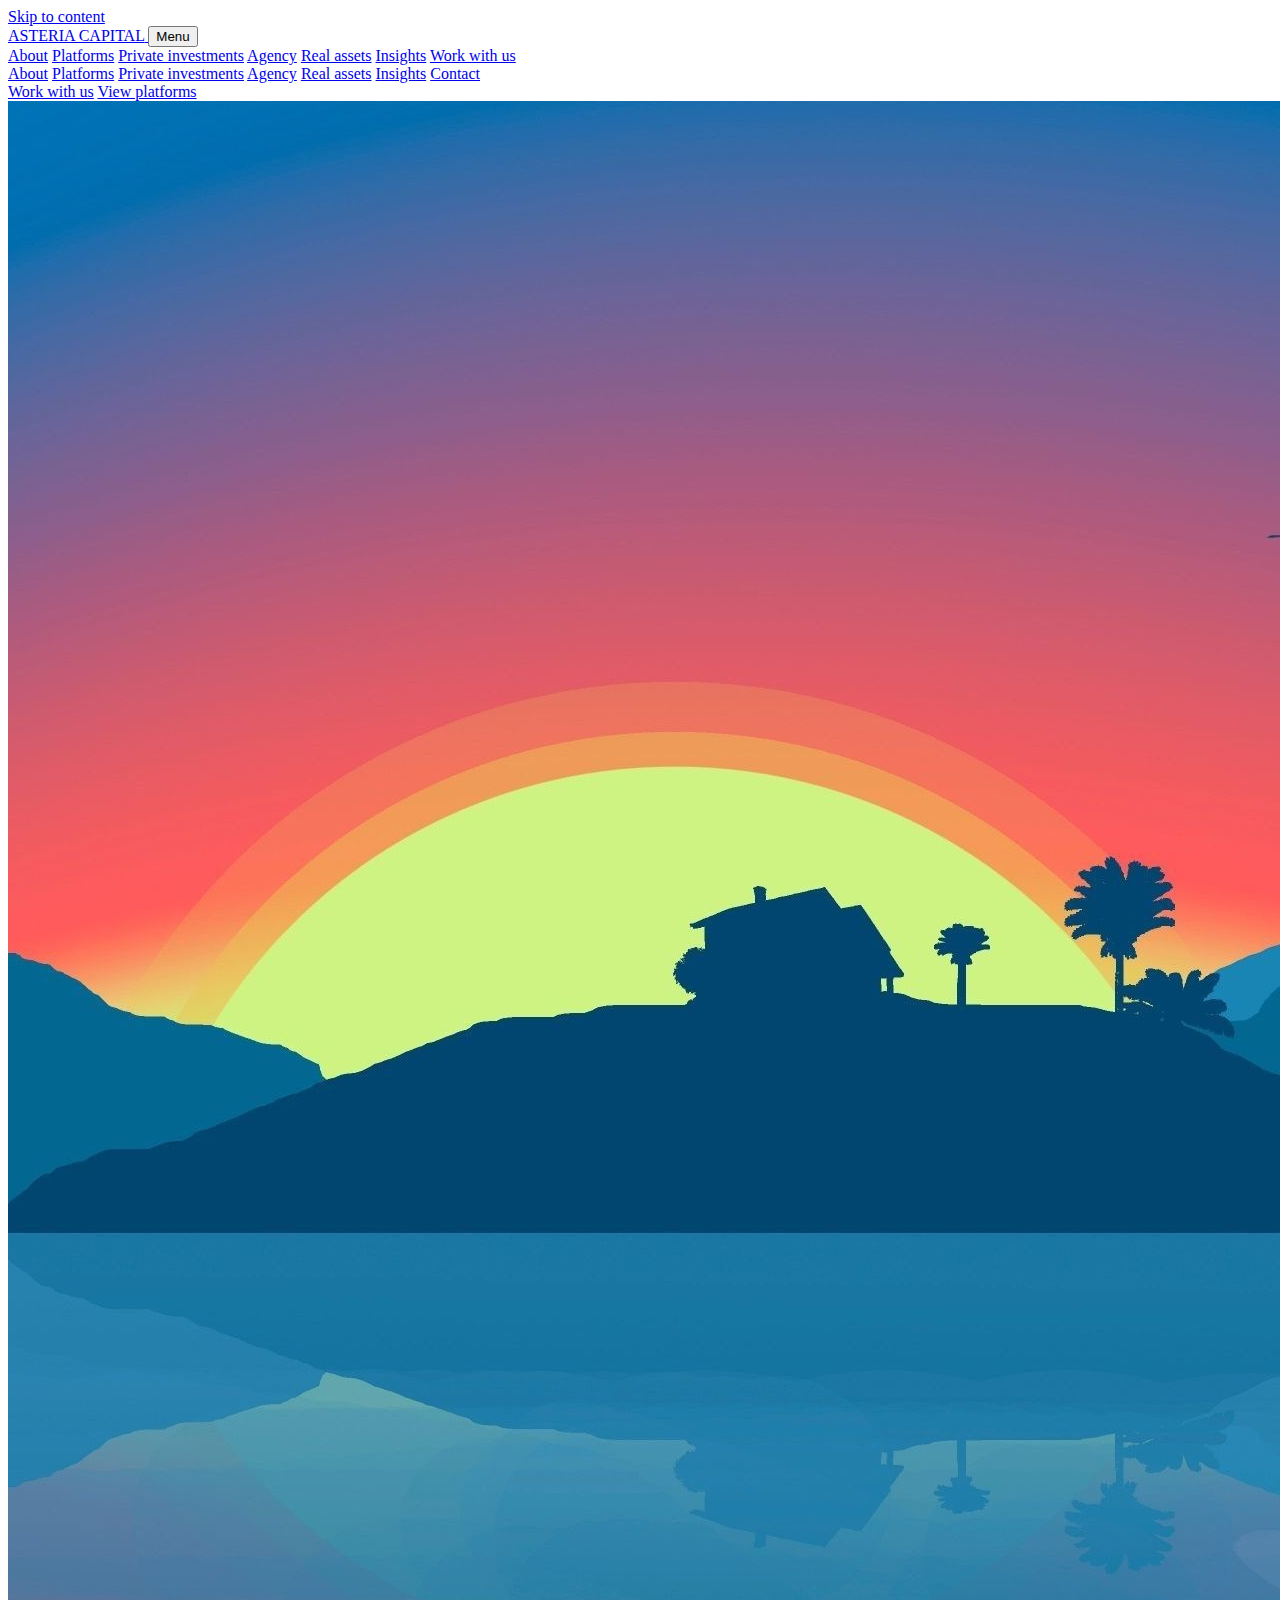
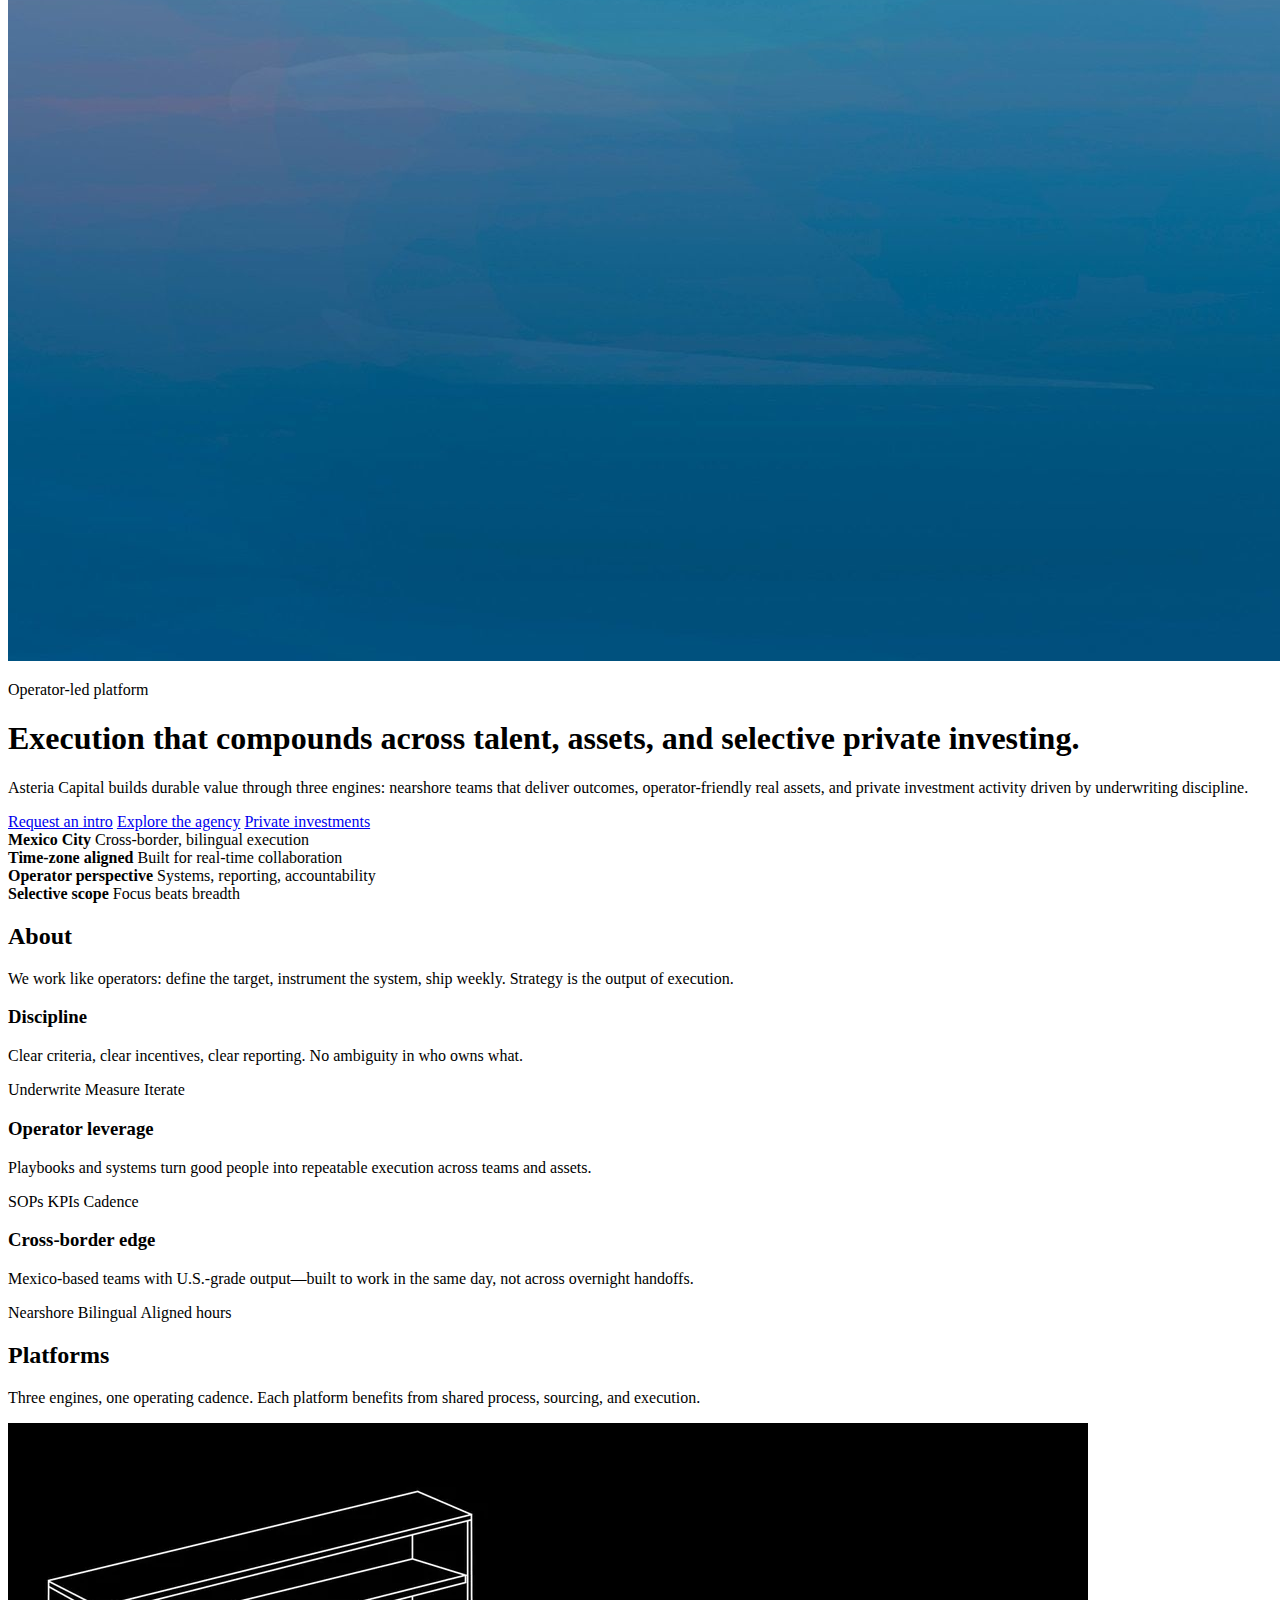
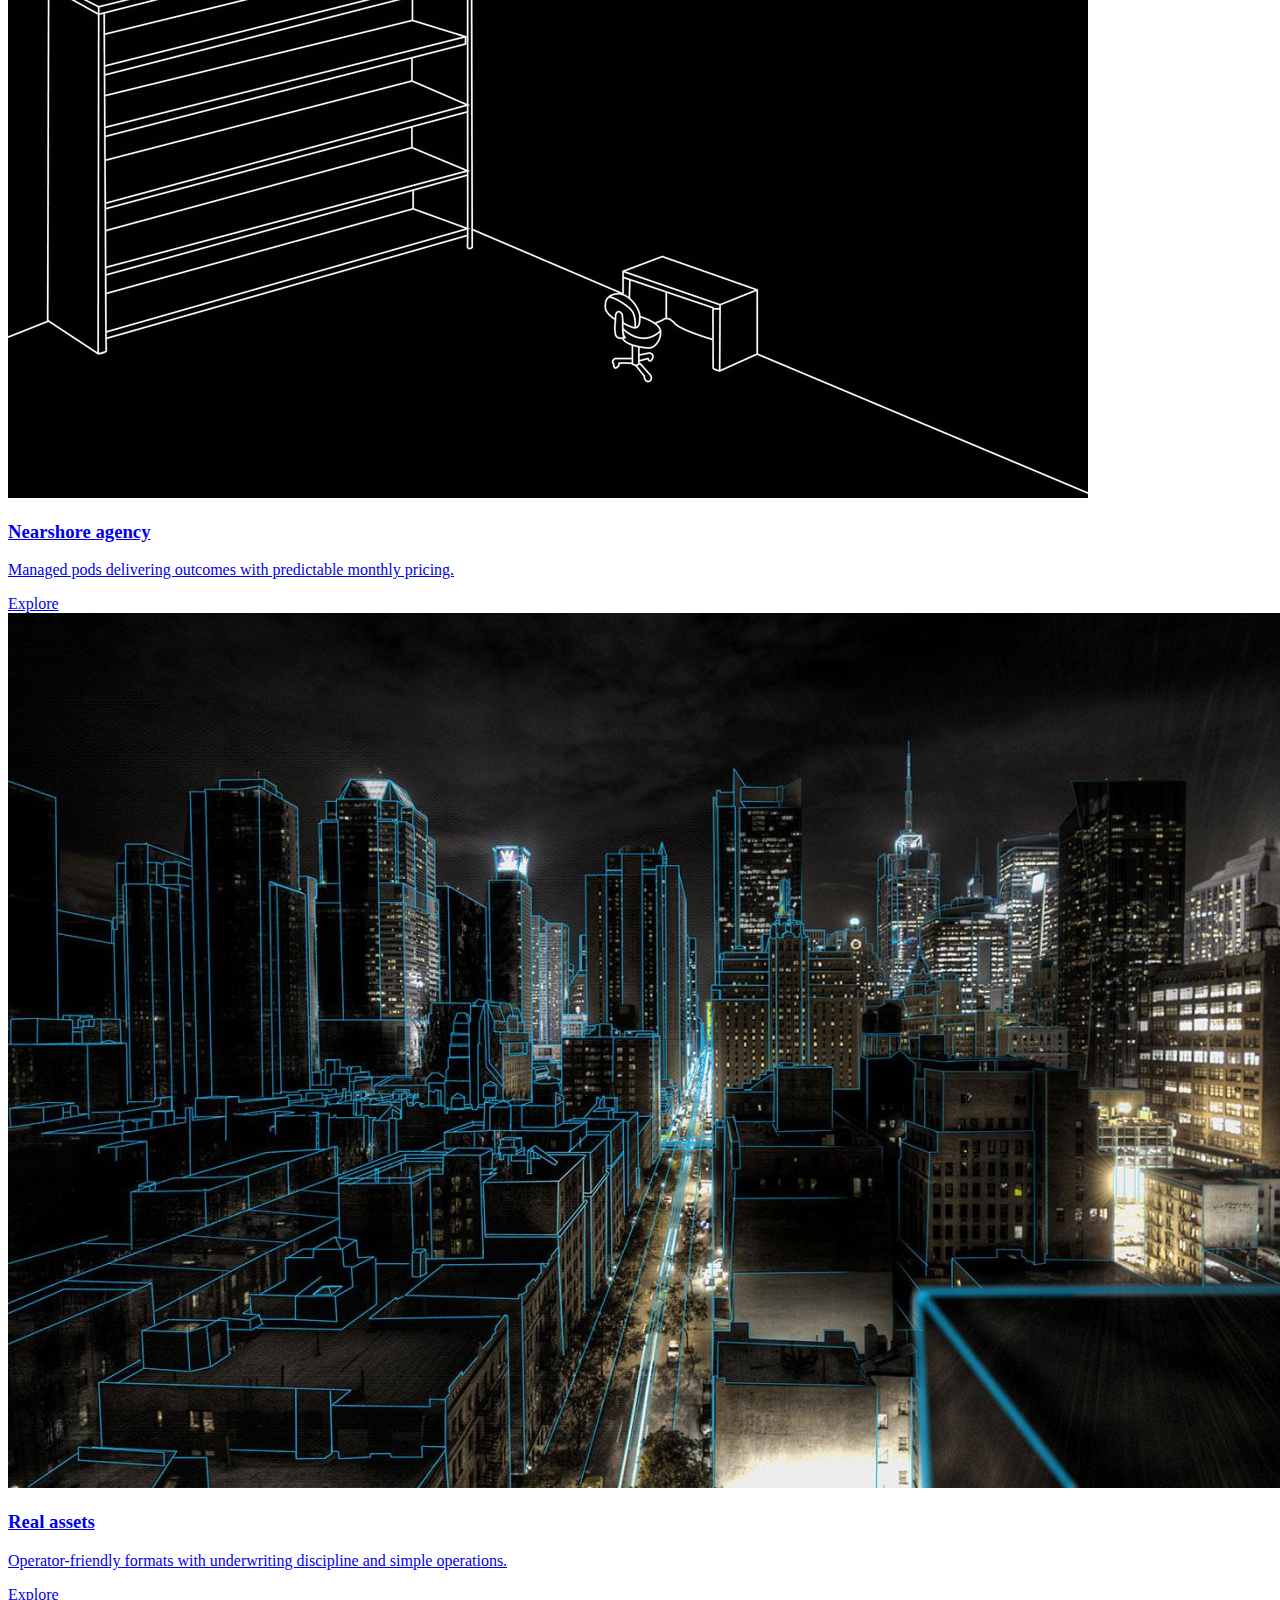
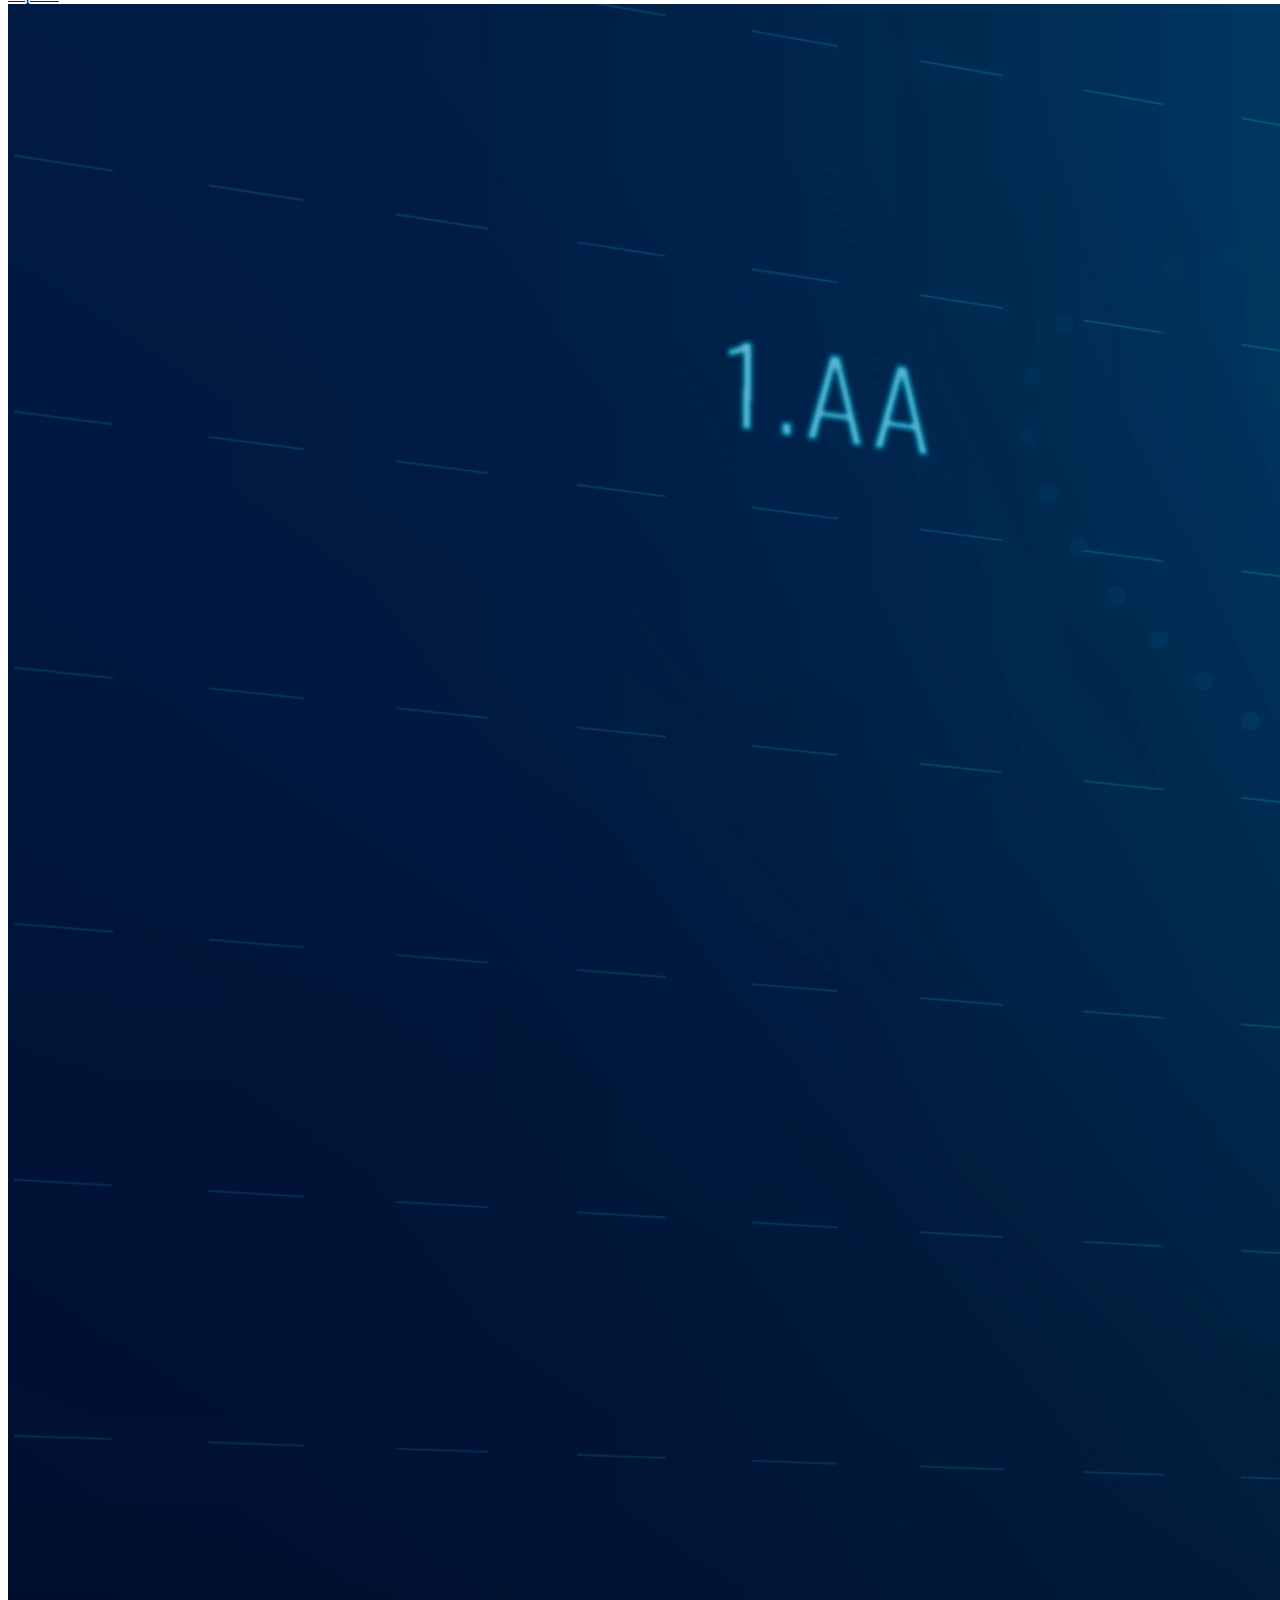
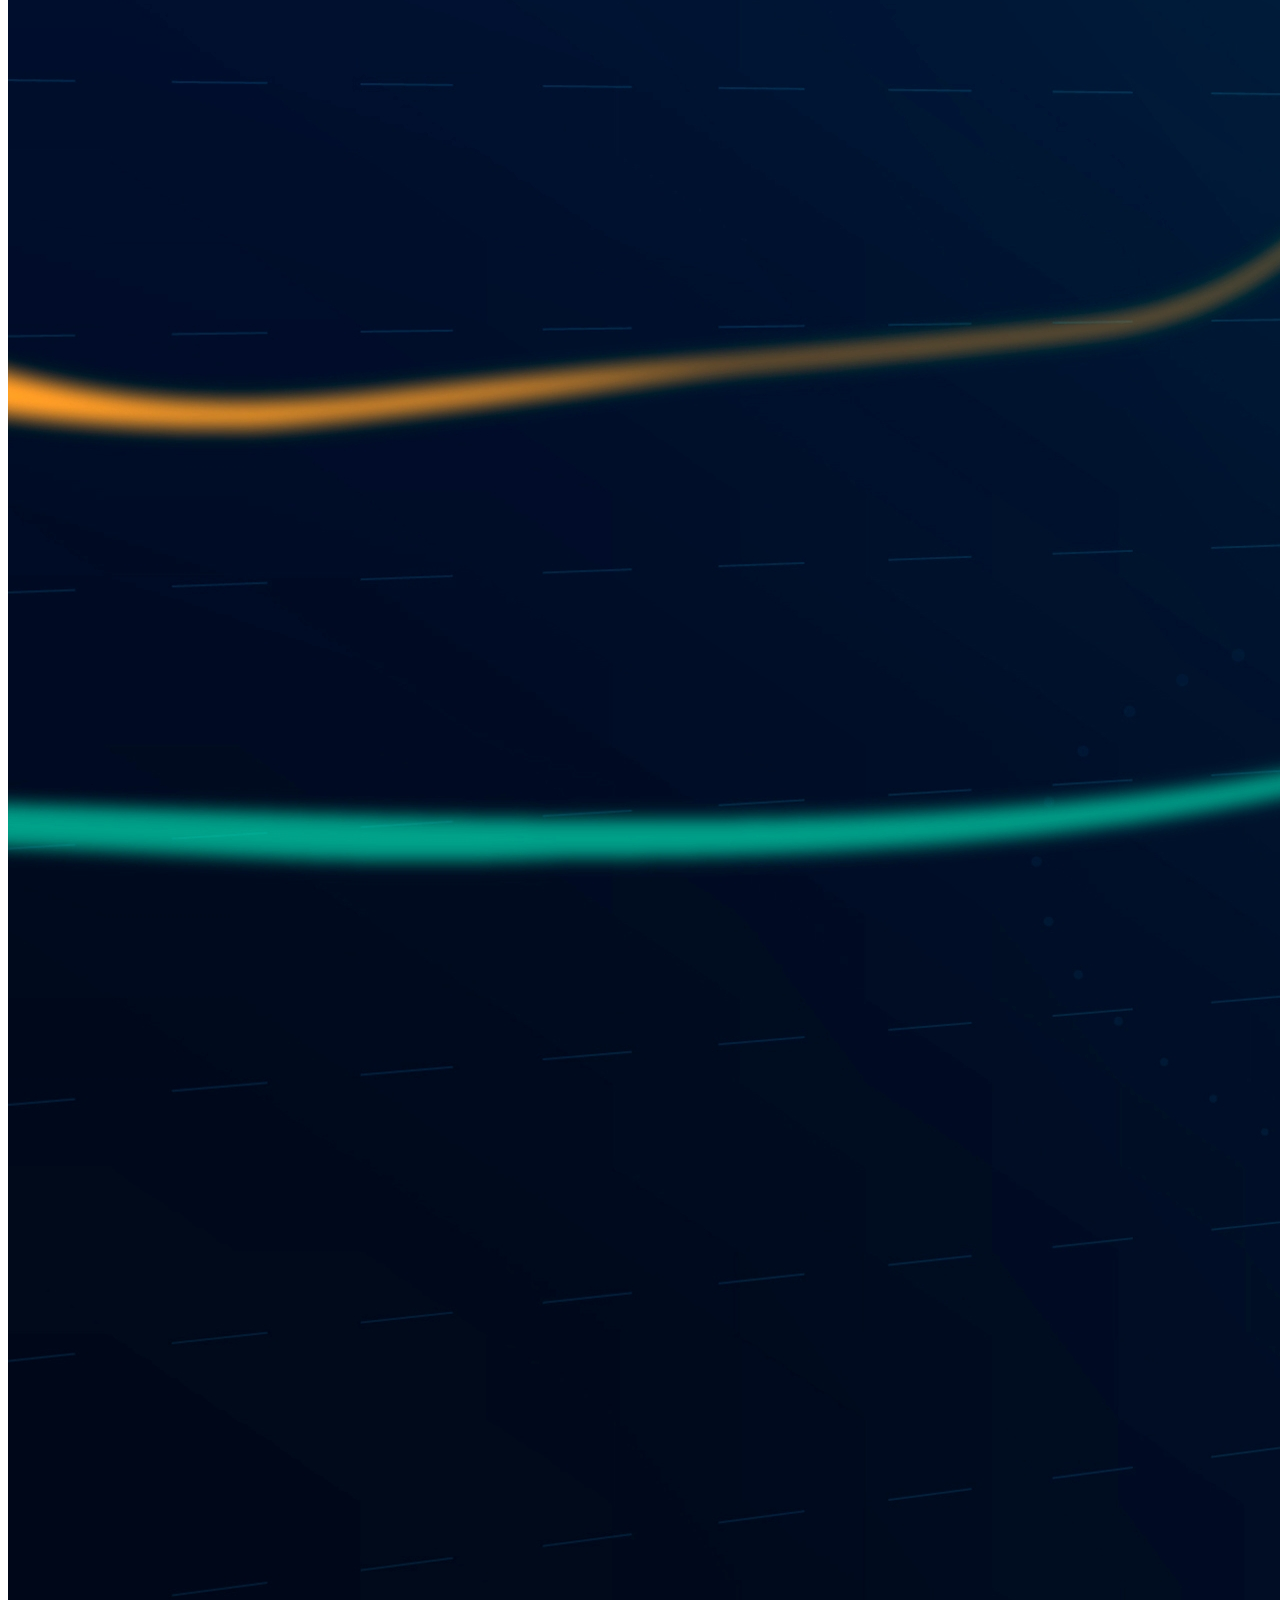
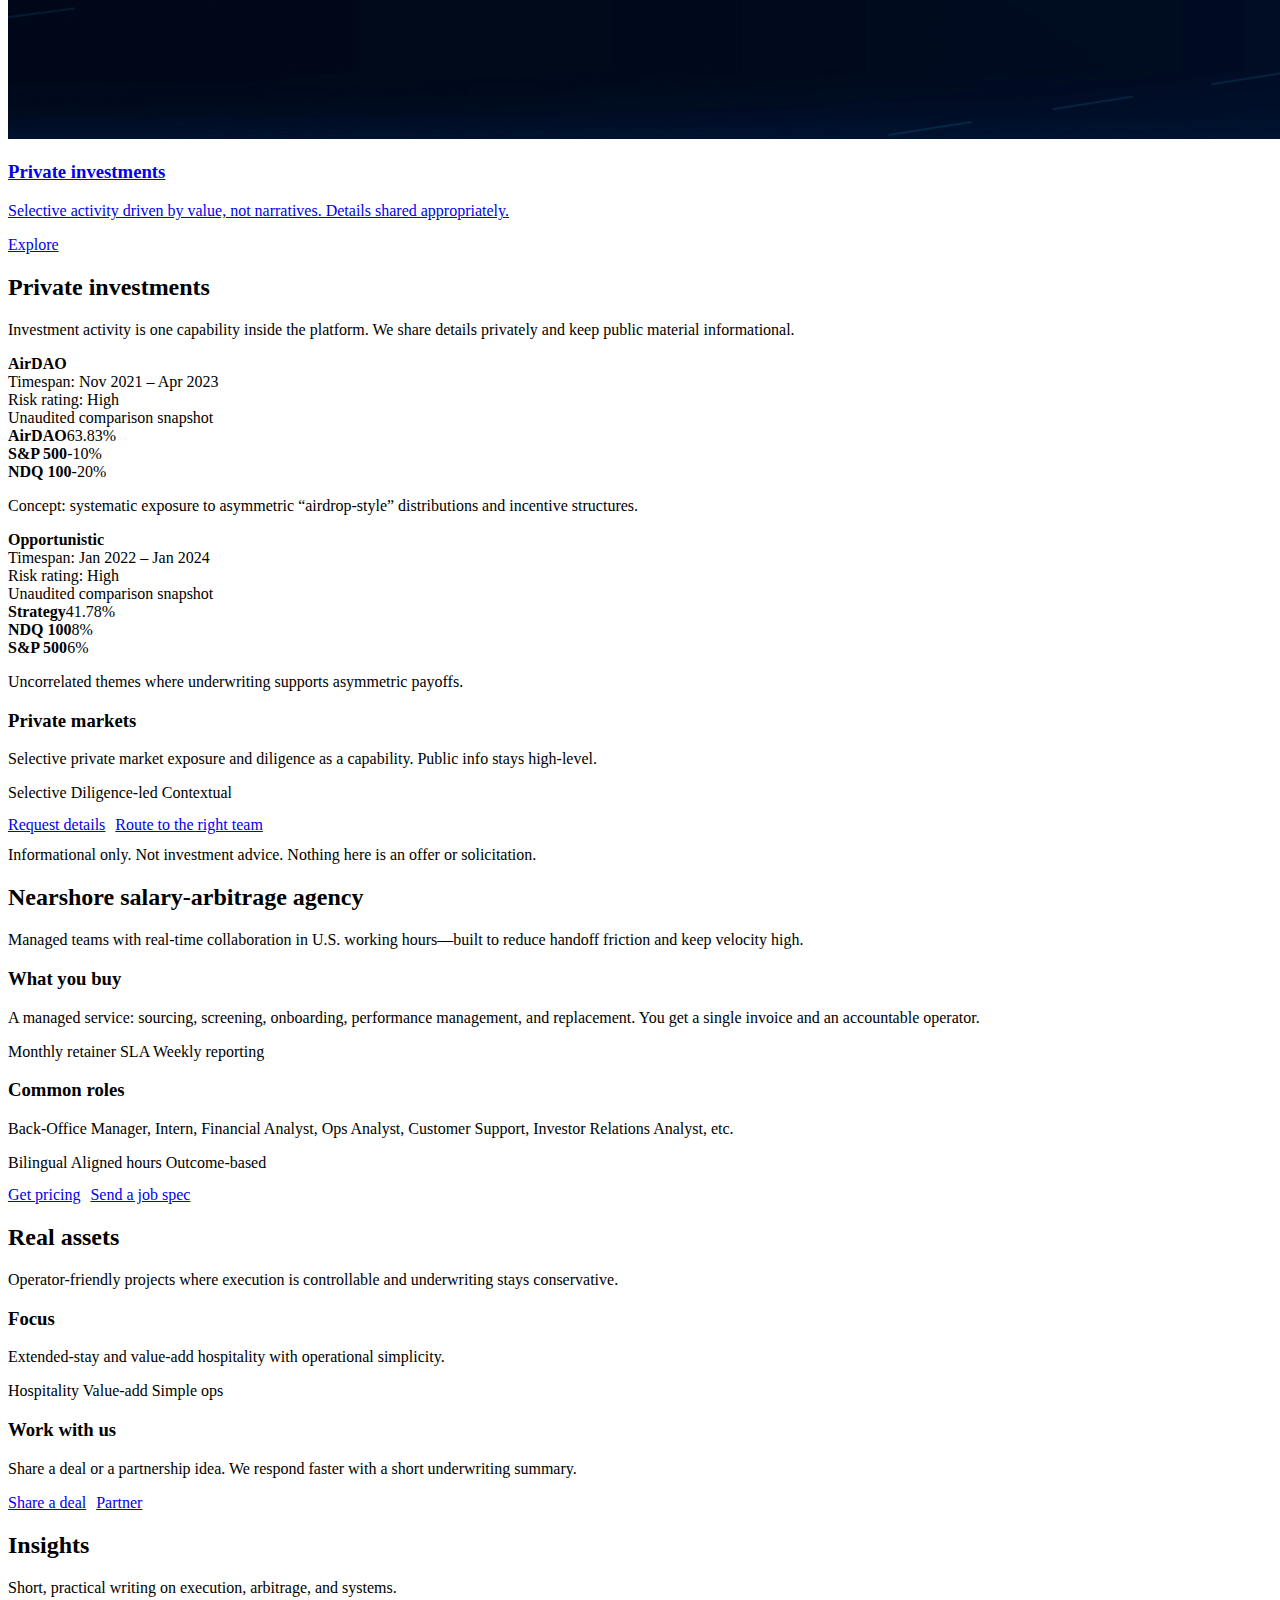
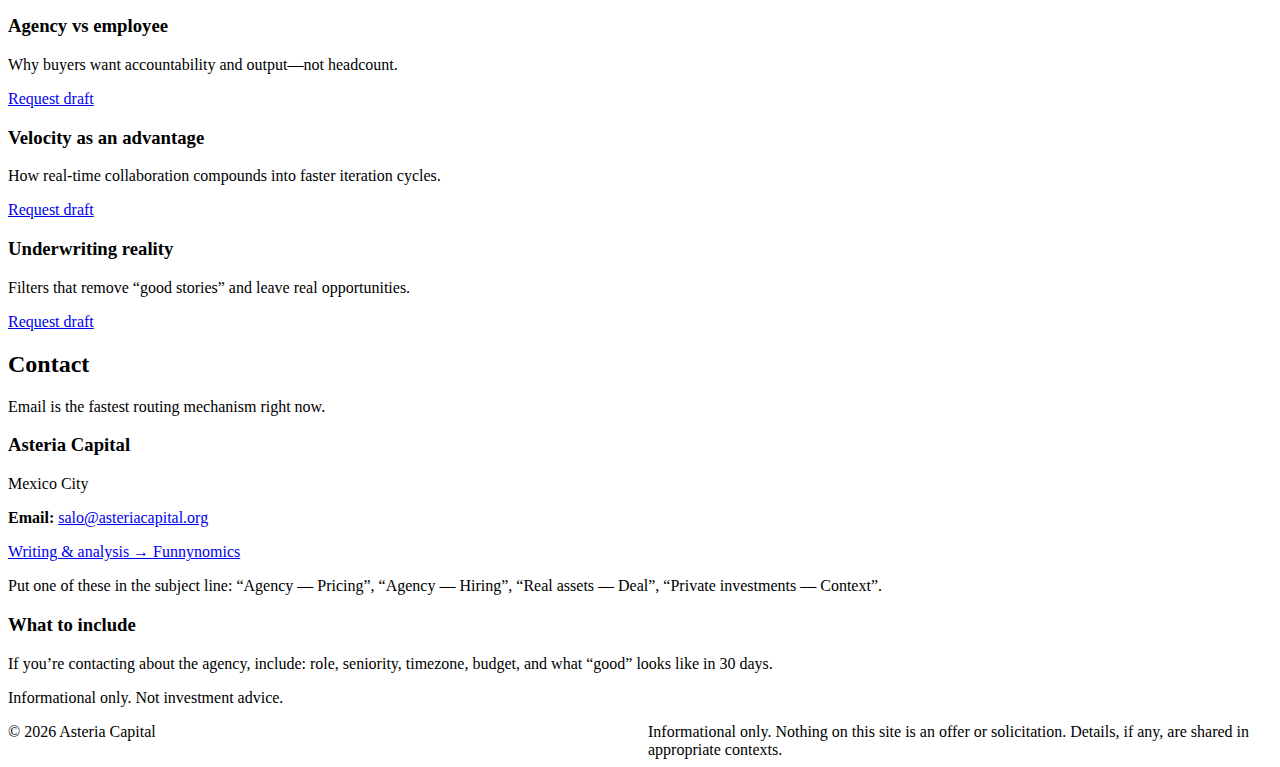
<file: index.htm>
<!doctype html>
<html lang="en-US">
<head>
  <meta charset="utf-8" />
  <meta name="viewport" content="width=device-width,initial-scale=1" />
  <title>Asteria Capital</title>
  <meta name="description" content="Operator-led platform across nearshore execution, real assets, and selective private investments." />
  <meta name="robots" content="index,follow" />
  <link rel="canonical" href="https://asteriacapital.org/" />

  <!-- Open Graph (social previews) -->
  <meta property="og:title" content="Asteria Capital" />
  <meta property="og:description" content="Operator-led platform across nearshore execution, real assets, and selective private investments." />
  <meta property="og:type" content="website" />
  <meta property="og:url" content="https://asteriacapital.org/" />
  <meta property="og:image" content="https://asteriacapital.org/assets/img/og.jpg" />
  <meta property="og:site_name" content="Asteria Capital" />

  <meta name="theme-color" content="#0b0f1a" />
  <link rel="stylesheet" href="assets/css/site.css" />

  <!-- Organization structured data -->
  <script type="application/ld+json">
  {
    "@context": "https://schema.org",
    "@type": "Organization",
    "name": "Asteria Capital",
    "url": "https://asteriacapital.org/",
    "email": "mailto:salo@asteriacapital.org",
    "address": {
      "@type": "PostalAddress",
      "addressLocality": "Mexico City",
      "addressCountry": "MX"
    },
    "sameAs": [
      "https://www.linkedin.com/"
    ]
  }
  </script>

  <script defer src="assets/js/site.js"></script>
</head>

<body>
  <a class="skip-link" href="#main">Skip to content</a>

  <header class="site-header">
    <div class="container">
      <div class="nav">
        <a class="brand" href="#top" aria-label="Asteria Capital home">
          <span class="brand__mark" aria-hidden="true"></span>
          <span>ASTERIA CAPITAL</span>
        </a>

        <button class="nav__toggle" data-nav-toggle aria-expanded="false" aria-controls="nav-panel">
          Menu
        </button>

        <nav class="nav__links" aria-label="Primary navigation">
          <a href="#about">About</a>
          <a href="#platforms">Platforms</a>
          <a href="#private">Private investments</a>
          <a href="#agency">Agency</a>
          <a href="#realassets">Real assets</a>
          <a href="#insights">Insights</a>
          <a class="btn btn--primary" href="#contact">Work with us</a>
        </nav>
      </div>

      <div class="nav__panel" id="nav-panel" data-nav-panel>
        <a href="#about">About</a>
        <a href="#platforms">Platforms</a>
        <a href="#private">Private investments</a>
        <a href="#agency">Agency</a>
        <a href="#realassets">Real assets</a>
        <a href="#insights">Insights</a>
        <a href="#contact">Contact</a>
        <div class="panel-row">
          <a class="btn btn--primary" href="#contact">Work with us</a>
          <a class="btn" href="#platforms">View platforms</a>
        </div>
      </div>
    </div>
  </header>

  <main id="main">
    <!-- HERO -->
    <section class="hero" id="top" aria-label="Hero">
      <picture>
        <source srcset="assets/img/hero.webp" type="image/webp">
        <img class="hero__bg" src="assets/img/hero.jpg" alt="" aria-hidden="true" fetchpriority="high">
      </picture>
      <div class="hero__overlay" aria-hidden="true"></div>

      <div class="container">
        <div class="hero__inner">
          <p class="kicker">Operator-led platform</p>
          <h1>Execution that compounds across talent, assets, and selective private investing.</h1>
          <p>
            Asteria Capital builds durable value through three engines: nearshore teams that deliver outcomes,
            operator-friendly real assets, and private investment activity driven by underwriting discipline.
          </p>

          <div class="hero__cta">
            <a class="btn btn--primary" href="#contact">Request an intro</a>
            <a class="btn btn--primary" href="#agency">Explore the agency</a>
            <a class="btn btn--primary" href="#private">Private investments</a>
          </div>

          <div class="stats" aria-label="Quick facts">
            <div class="stat">
              <strong>Mexico City</strong>
              <span>Cross-border, bilingual execution</span>
            </div>
            <div class="stat">
              <strong>Time-zone aligned</strong>
              <span>Built for real-time collaboration</span>
            </div>
            <div class="stat">
              <strong>Operator perspective</strong>
              <span>Systems, reporting, accountability</span>
            </div>
            <div class="stat">
              <strong>Selective scope</strong>
              <span>Focus beats breadth</span>
            </div>
          </div>
        </div>
      </div>
    </section>

    <!-- ABOUT -->
    <section class="section" id="about">
      <div class="container">
        <h2 class="reveal">About</h2>
        <p class="section__lead reveal">
          We work like operators: define the target, instrument the system, ship weekly. Strategy is the output of execution.
        </p>

        <div class="grid grid--3">
          <div class="card reveal">
            <h3>Discipline</h3>
            <p>Clear criteria, clear incentives, clear reporting. No ambiguity in who owns what.</p>
            <div class="pills">
              <span class="pill">Underwrite</span>
              <span class="pill">Measure</span>
              <span class="pill">Iterate</span>
            </div>
          </div>
          <div class="card reveal">
            <h3>Operator leverage</h3>
            <p>Playbooks and systems turn good people into repeatable execution across teams and assets.</p>
            <div class="pills">
              <span class="pill">SOPs</span>
              <span class="pill">KPIs</span>
              <span class="pill">Cadence</span>
            </div>
          </div>
          <div class="card reveal">
            <h3>Cross-border edge</h3>
            <p>Mexico-based teams with U.S.-grade output—built to work in the same day, not across overnight handoffs.</p>
            <div class="pills">
              <span class="pill">Nearshore</span>
              <span class="pill">Bilingual</span>
              <span class="pill">Aligned hours</span>
            </div>
          </div>
        </div>
      </div>
    </section>

    <!-- PLATFORMS -->
    <section class="section section--alt" id="platforms">
      <div class="container">
        <h2 class="reveal">Platforms</h2>
        <p class="section__lead reveal">
          Three engines, one operating cadence. Each platform benefits from shared process, sourcing, and execution.
        </p>

        <div class="grid grid--3">
          <a class="tile reveal" href="#agency" aria-label="Nearshore agency">
            <picture>
              <source srcset="assets/img/tile-talent.webp" type="image/webp">
              <img src="assets/img/tile-talent.jpg" alt="">
            </picture>
            <div class="tile__overlay" aria-hidden="true"></div>
            <div class="tile__content">
              <h3>Nearshore agency</h3>
              <p>Managed pods delivering outcomes with predictable monthly pricing.</p>
              <span class="link">Explore</span>
            </div>
          </a>

          <a class="tile reveal" href="#realassets" aria-label="Real assets">
            <picture>
              <source srcset="assets/img/tile-realassets.webp" type="image/webp">
              <img src="assets/img/tile-realassets.jpg" alt="">
            </picture>
            <div class="tile__overlay" aria-hidden="true"></div>
            <div class="tile__content">
              <h3>Real assets</h3>
              <p>Operator-friendly formats with underwriting discipline and simple operations.</p>
              <span class="link">Explore</span>
            </div>
          </a>

          <a class="tile reveal" href="#private" aria-label="Private investments">
            <picture>
              <source srcset="assets/img/tile-private.webp" type="image/webp">
              <img src="assets/img/tile-private.jpg" alt="">
            </picture>
            <div class="tile__overlay" aria-hidden="true"></div>
            <div class="tile__content">
              <h3>Private investments</h3>
              <p>Selective activity driven by value, not narratives. Details shared appropriately.</p>
              <span class="link">Explore</span>
            </div>
          </a>
        </div>
      </div>
    </section>

    <!-- PRIVATE INVESTMENTS -->
    <section class="section" id="private">
      <div class="container">
        <h2 class="reveal">Private investments</h2>
        <p class="section__lead reveal">
          Investment activity is one capability inside the platform. We share details privately and keep public material informational.
        </p>

        <div class="grid grid--3">
          <!-- Snapshot 1 -->
          <div class="card reveal">
            <div class="snapshot">
              <div class="snapshot__meta">
                <strong>AirDAO</strong>
                <div>Timespan: Nov 2021 – Apr 2023</div>
                <div>Risk rating: High</div>
                <div class="smallprint">Unaudited comparison snapshot</div>
              </div>

              <div class="barchart" role="img"
                   aria-label="Total yield comparison. AirDAO 63.83 percent. S&P 500 -10 percent. NDQ 100 -20 percent.">
                <div class="barchart__grid">
                  <div class="barchart__zero" aria-hidden="true"></div>

                  <div class="bar bar--pos" style="--v:63.83;">
                    <div class="bar__stick" aria-hidden="true"></div>
                    <div class="bar__label"><strong>AirDAO</strong>63.83%</div>
                  </div>

                  <div class="bar bar--neg" style="--v:-10;">
                    <div class="bar__stick" aria-hidden="true"></div>
                    <div class="bar__label"><strong>S&amp;P 500</strong>-10%</div>
                  </div>

                  <div class="bar bar--neg" style="--v:-20;">
                    <div class="bar__stick" aria-hidden="true"></div>
                    <div class="bar__label"><strong>NDQ 100</strong>-20%</div>
                  </div>
                </div>
              </div>

              <p class="smallprint">
                Concept: systematic exposure to asymmetric “airdrop-style” distributions and incentive structures.
              </p>
            </div>
          </div>

          <!-- Snapshot 2 -->
          <div class="card reveal">
            <div class="snapshot">
              <div class="snapshot__meta">
                <strong>Opportunistic</strong>
                <div>Timespan: Jan 2022 – Jan 2024</div>
                <div>Risk rating: High</div>
                <div class="smallprint">Unaudited comparison snapshot</div>
              </div>

              <div class="barchart" role="img"
                   aria-label="Total yield comparison. Opportunistic 41.78 percent. NDQ 100 8 percent. S&P 500 6 percent.">
                <div class="barchart__grid">
                  <div class="barchart__zero" aria-hidden="true"></div>

                  <div class="bar bar--pos" style="--v:41.78;">
                    <div class="bar__stick" aria-hidden="true"></div>
                    <div class="bar__label"><strong>Strategy</strong>41.78%</div>
                  </div>

                  <div class="bar bar--pos" style="--v:8;">
                    <div class="bar__stick" aria-hidden="true"></div>
                    <div class="bar__label"><strong>NDQ 100</strong>8%</div>
                  </div>

                  <div class="bar bar--pos" style="--v:6;">
                    <div class="bar__stick" aria-hidden="true"></div>
                    <div class="bar__label"><strong>S&amp;P 500</strong>6%</div>
                  </div>
                </div>
              </div>

              <p class="smallprint">
                Uncorrelated themes where underwriting supports asymmetric payoffs.
              </p>
            </div>
          </div>

          <!-- Snapshot 3 -->
          <div class="card reveal">
            <h3>Private markets</h3>
            <p>
              Selective private market exposure and diligence as a capability. Public info stays high-level.
            </p>
            <div class="pills">
              <span class="pill">Selective</span>
              <span class="pill">Diligence-led</span>
              <span class="pill">Contextual</span>
            </div>

            <div style="margin-top: 14px; display:flex; gap:10px; flex-wrap:wrap;">
              <a class="btn" href="#contact">Request details</a>
              <a class="btn btn--primary" href="#contact">Route to the right team</a>
            </div>

            <p class="smallprint" style="margin-top: 12px;">
              Informational only. Not investment advice. Nothing here is an offer or solicitation.
            </p>
          </div>
        </div>
      </div>
    </section>

    <!-- AGENCY -->
    <section class="section section--alt" id="agency">
      <div class="container">
        <h2 class="reveal">Nearshore salary-arbitrage agency</h2>
        <p class="section__lead reveal">
          Managed teams with real-time collaboration in U.S. working hours—built to reduce handoff friction and keep velocity high.
        </p>

        <div class="grid grid--2">
          <div class="card reveal">
            <h3>What you buy</h3>
            <p>
              A managed service: sourcing, screening, onboarding, performance management, and replacement.
              You get a single invoice and an accountable operator.
            </p>
            <div class="pills">
              <span class="pill">Monthly retainer</span>
              <span class="pill">SLA</span>
              <span class="pill">Weekly reporting</span>
            </div>
          </div>

          <div class="card reveal">
            <h3>Common roles</h3>
            <p>
              Back-Office Manager, Intern, Financial Analyst, Ops Analyst, Customer Support, Investor Relations Analyst, etc.
            </p>
            <div class="pills">
              <span class="pill">Bilingual</span>
              <span class="pill">Aligned hours</span>
              <span class="pill">Outcome-based</span>
            </div>

            <div style="margin-top: 14px; display:flex; gap:10px; flex-wrap:wrap;">
              <a class="btn btn--primary" href="#contact">Get pricing</a>
              <a class="btn" href="#contact">Send a job spec</a>
            </div>
          </div>
        </div>
      </div>
    </section>

    <!-- REAL ASSETS -->
    <section class="section" id="realassets">
      <div class="container">
        <h2 class="reveal">Real assets</h2>
        <p class="section__lead reveal">
          Operator-friendly projects where execution is controllable and underwriting stays conservative.
        </p>

        <div class="grid grid--2">
          <div class="card reveal">
            <h3>Focus</h3>
            <p>Extended-stay and value-add hospitality with operational simplicity.</p>
            <div class="pills">
              <span class="pill">Hospitality</span>
              <span class="pill">Value-add</span>
              <span class="pill">Simple ops</span>
            </div>
          </div>

          <div class="card reveal">
            <h3>Work with us</h3>
            <p>Share a deal or a partnership idea. We respond faster with a short underwriting summary.</p>
            <div style="margin-top: 14px; display:flex; gap:10px; flex-wrap:wrap;">
              <a class="btn btn--primary" href="#contact">Share a deal</a>
              <a class="btn" href="#contact">Partner</a>
            </div>
          </div>
        </div>
      </div>
    </section>

    <!-- INSIGHTS -->
    <section class="section section--alt" id="insights">
      <div class="container">
        <h2 class="reveal">Insights</h2>
        <p class="section__lead reveal">Short, practical writing on execution, arbitrage, and systems.</p>

        <div class="grid grid--3">
          <div class="card reveal">
            <h3>Agency vs employee</h3>
            <p>Why buyers want accountability and output—not headcount.</p>
            <div style="margin-top: 14px;">
              <a class="btn" href="#contact">Request draft</a>
            </div>
          </div>
          <div class="card reveal">
            <h3>Velocity as an advantage</h3>
            <p>How real-time collaboration compounds into faster iteration cycles.</p>
            <div style="margin-top: 14px;">
              <a class="btn" href="#contact">Request draft</a>
            </div>
          </div>
          <div class="card reveal">
            <h3>Underwriting reality</h3>
            <p>Filters that remove “good stories” and leave real opportunities.</p>
            <div style="margin-top: 14px;">
              <a class="btn" href="#contact">Request draft</a>
            </div>
          </div>
        </div>
      </div>
    </section>

    <!-- CONTACT -->
    <section class="section" id="contact">
      <div class="container">
        <h2 class="reveal">Contact</h2>
        <p class="section__lead reveal">
          Email is the fastest routing mechanism right now.
        </p>

        <div class="grid grid--2">
          <div class="card reveal">
            <h3>Asteria Capital</h3>
            <p>Mexico City</p>
            <p style="margin-top: 14px;">
              <strong>Email:</strong>
              <a href="mailto:salo@asteriacapital.org">salo@asteriacapital.org</a>
            </p>
              <a href="https://substack.com/@funnynomics" target="_blank" rel="noopener noreferrer">
                Writing & analysis → Funnynomics
              </a>
            </p>
            <p style="margin-top: 10px;" class="smallprint">
              Put one of these in the subject line: “Agency — Pricing”, “Agency — Hiring”, “Real assets — Deal”, “Private investments — Context”.
            </p>
          </div>

          <div class="card reveal">
            <h3>What to include</h3>
            <p>If you’re contacting about the agency, include: role, seniority, timezone, budget, and what “good” looks like in 30 days.</p>
            <p class="smallprint" style="margin-top: 12px;">
              Informational only. Not investment advice.
            </p>
          </div>
        </div>
      </div>
    </section>
  </main>

  <footer class="footer">
    <div class="container" style="display:flex; gap:14px; justify-content:space-between; flex-wrap:wrap;">
      <div>© <span data-year></span> Asteria Capital</div>
      <div class="smallprint" style="max-width: 78ch;">
        Informational only. Nothing on this site is an offer or solicitation. Details, if any, are shared in appropriate contexts.
      </div>
    </div>
  </footer>
</body>
</html>
</file>
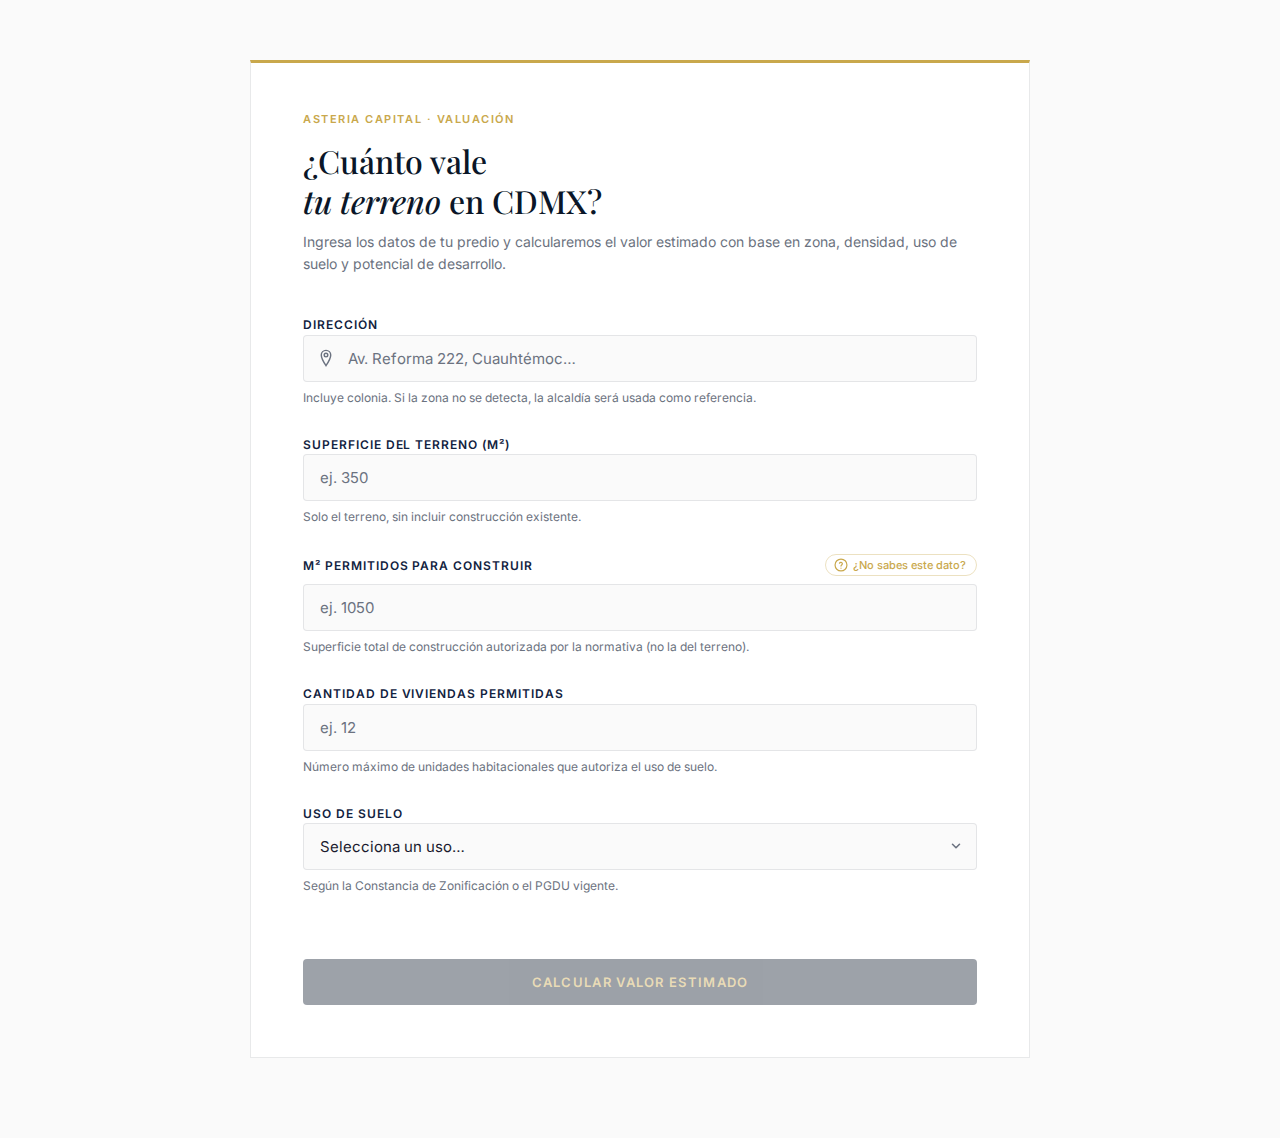
<file: calculadora.htm>
<!DOCTYPE html>
<html lang="es">
<head>
<meta charset="UTF-8">
<meta name="viewport" content="width=device-width, initial-scale=1.0">
<title>Calculadora de Valor de Terreno — Asteria Capital</title>
<link rel="preconnect" href="https://fonts.googleapis.com">
<link rel="preconnect" href="https://fonts.gstatic.com" crossorigin>
<link href="https://fonts.googleapis.com/css2?family=Inter:wght@300;400;500;600&family=Playfair+Display:ital,wght@0,500;0,600;1,500&display=swap" rel="stylesheet">
<style>
:root{--bone:#FAFAFA;--bone-light:#FFFFFF;--gold:#C9A84C;--gold-light:#DFC07A;--gold-pale:#F5EDD4;--ink:#1A1A2E;--line:rgba(10,22,40,.09);--line-gold:rgba(201,168,76,.35);--muted:#6B7280;--navy:#0A1628;--navy-light:#1E3A5F;--navy-mid:#112240;--sans:'Inter',ui-sans-serif,system-ui,sans-serif;--serif:'Playfair Display',Georgia,serif;--max:780px;--radius:4px;--t:200ms ease}
*,*::before,*::after{box-sizing:border-box;margin:0;padding:0}
body{background:var(--bone);color:var(--ink);font-family:var(--sans);font-size:16px;line-height:1.6;min-height:100vh;display:flex;align-items:flex-start;justify-content:center;padding:60px 24px 80px}
.card{background:var(--bone-light);border:1px solid var(--line);border-top:3px solid var(--gold);width:100%;max-width:var(--max);padding:48px 52px 52px}
@media(max-width:600px){.card{padding:32px 24px 40px}}
.eyebrow{font-size:11px;font-weight:600;letter-spacing:.14em;text-transform:uppercase;color:var(--gold);margin-bottom:12px}
.title{font-family:var(--serif);font-size:clamp(24px,4vw,32px);font-weight:500;color:var(--navy);line-height:1.25;margin-bottom:10px}
.subtitle{font-size:14px;color:var(--muted);margin-bottom:40px;line-height:1.6}
.field{margin-bottom:28px}
.label-row{display:flex;align-items:center;justify-content:space-between;margin-bottom:8px}
.label{display:block;font-size:12px;font-weight:600;letter-spacing:.08em;text-transform:uppercase;color:var(--navy-mid)}
.label-row .label{margin-bottom:0}
.hint{display:block;font-size:12px;color:var(--muted);margin-top:6px}
.input{width:100%;padding:13px 16px;font-family:var(--sans);font-size:15px;color:var(--ink);background:var(--bone);border:1px solid var(--line);border-radius:var(--radius);outline:none;transition:border-color var(--t),background var(--t);-webkit-appearance:none}
.input:focus{border-color:var(--gold);background:var(--bone-light);box-shadow:0 0 0 3px rgba(201,168,76,.12)}
.input::placeholder{color:var(--muted)}
.addr-wrap{position:relative}
.addr-icon{position:absolute;left:14px;top:50%;transform:translateY(-50%);width:18px;height:18px;color:var(--muted);pointer-events:none}
#address-input{padding-left:44px}
.suggestions{position:absolute;top:calc(100% + 4px);left:0;right:0;background:var(--bone-light);border:1px solid var(--line-gold);border-radius:var(--radius);box-shadow:0 8px 24px rgba(10,22,40,.12);z-index:100;max-height:260px;overflow-y:auto;display:none}
.suggestions.open{display:block}
.s-item{padding:11px 16px;font-size:14px;color:var(--ink);cursor:pointer;border-bottom:1px solid var(--line);display:flex;align-items:flex-start;gap:10px;transition:background var(--t)}
.s-item:last-child{border-bottom:none}
.s-item:hover,.s-item.active{background:var(--gold-pale)}
.s-pin{flex-shrink:0;margin-top:2px;color:var(--gold);width:14px;height:14px}
.s-main{font-weight:500;display:block;line-height:1.3}
.s-sec{font-size:12px;color:var(--muted);margin-top:2px;display:block}
.s-msg{padding:14px 16px;font-size:13px;color:var(--muted);text-align:center}
.loc-card{display:none;margin-top:12px;padding:14px 16px;background:var(--gold-pale);border:1px solid var(--line-gold);border-radius:var(--radius);font-size:13px;gap:12px;align-items:flex-start}
.loc-card.on{display:flex}
.loc-body{flex:1}
.loc-name{font-weight:600;color:var(--navy);font-size:13px;margin-bottom:4px}
.loc-zone{font-size:12px;margin-bottom:6px}
.coords{display:flex;gap:12px;flex-wrap:wrap}
.chip{font-family:'Courier New',monospace;font-size:12px;color:var(--navy-mid);background:rgba(255,255,255,.7);padding:3px 8px;border-radius:3px;border:1px solid var(--line-gold)}
.chip-lbl{font-size:10px;text-transform:uppercase;letter-spacing:.06em;color:var(--muted);margin-right:4px}
.loc-clear{background:none;border:none;cursor:pointer;color:var(--muted);padding:2px;flex-shrink:0;transition:color var(--t)}
.loc-clear:hover{color:var(--gold)}
.sel-wrap{position:relative}
.sel{width:100%;padding:13px 40px 13px 16px;font-family:var(--sans);font-size:15px;color:var(--ink);background:var(--bone);border:1px solid var(--line);border-radius:var(--radius);outline:none;appearance:none;-webkit-appearance:none;cursor:pointer;transition:border-color var(--t),background var(--t)}
.sel:focus{border-color:var(--gold);background:var(--bone-light);box-shadow:0 0 0 3px rgba(201,168,76,.12)}
.sel-arrow{position:absolute;right:14px;top:50%;transform:translateY(-50%);pointer-events:none;color:var(--muted)}
.help-btn{display:inline-flex;align-items:center;gap:5px;background:none;border:1px solid var(--line-gold);border-radius:20px;padding:3px 10px 3px 8px;font-family:var(--sans);font-size:11px;font-weight:500;color:var(--gold);cursor:pointer;white-space:nowrap;transition:background var(--t)}
.help-btn:hover{background:var(--gold-pale)}
.seduvi-panel{margin-top:12px;padding:0;background:var(--navy);border-radius:var(--radius);border-left:3px solid var(--gold);overflow:hidden}
.seduvi-inner{padding:16px}
.seduvi-hdr{display:flex;align-items:center;gap:8px;margin-bottom:8px;color:var(--gold);font-size:13px}
.seduvi-txt{font-size:13px;color:rgba(250,250,250,.75);line-height:1.6;margin-bottom:14px}
.seduvi-txt em{color:var(--gold-light);font-style:normal;font-weight:500}
.seduvi-link{display:inline-flex;align-items:center;gap:6px;font-size:12px;font-weight:600;letter-spacing:.06em;text-transform:uppercase;color:var(--gold);text-decoration:none;border:1px solid var(--line-gold);padding:7px 14px;border-radius:var(--radius);transition:background var(--t);margin-bottom:16px}
.seduvi-link:hover{background:rgba(201,168,76,.15)}
.seduvi-img-wrap{position:relative}
.seduvi-img-wrap img{width:100%;display:block;border-radius:0 0 2px 2px}
.seduvi-caption{padding:10px 16px;font-size:11px;color:rgba(250,250,250,.5);border-top:1px solid rgba(255,255,255,.08);text-align:center;font-style:italic}
/* Annotation callouts on the image */
.seduvi-anno-wrap{position:relative;overflow:hidden}
.seduvi-anno{position:absolute;background:var(--gold);color:var(--navy);font-size:10px;font-weight:700;padding:3px 8px;border-radius:3px;white-space:nowrap;pointer-events:none}
.seduvi-anno::after{content:'';position:absolute;bottom:-5px;left:50%;transform:translateX(-50%);border:3px solid transparent;border-top-color:var(--gold)}
.cta{width:100%;padding:15px 24px;background:var(--navy);color:var(--gold);font-family:var(--sans);font-size:13px;font-weight:600;letter-spacing:.1em;text-transform:uppercase;border:none;border-radius:var(--radius);cursor:pointer;transition:background var(--t),transform var(--t);margin-top:36px}
.cta:hover:not(:disabled){background:var(--navy-light)}
.cta:active:not(:disabled){transform:scale(.99)}
.cta:disabled{opacity:.4;cursor:not-allowed}

/* ── RESULTS ─────────────────────────────────────────── */
.results{display:none;margin-top:40px;border-top:1px solid var(--line);padding-top:36px}
.results.on{display:block}
.res-eyebrow{font-size:11px;font-weight:600;letter-spacing:.12em;text-transform:uppercase;color:var(--muted);margin-bottom:10px}

/* Interval hero block */
.interval-hero{background:var(--navy);border-radius:6px;padding:32px 28px 28px;margin-bottom:24px;position:relative;overflow:hidden}
.interval-hero::before{content:'';position:absolute;top:0;left:0;right:0;height:3px;background:linear-gradient(90deg,transparent,var(--gold),transparent)}
.interval-zone-tag{display:inline-flex;align-items:center;gap:6px;font-size:11px;font-weight:600;letter-spacing:.1em;text-transform:uppercase;color:var(--gold);margin-bottom:18px;opacity:.85}
.interval-zone-tag svg{flex-shrink:0}

/* Three value columns */
.interval-cols{display:grid;grid-template-columns:1fr auto 1fr;gap:0;align-items:center;margin-bottom:24px}
.interval-col{text-align:center;padding:0 8px}
.interval-col-lbl{font-size:10px;font-weight:600;letter-spacing:.1em;text-transform:uppercase;color:rgba(250,250,250,.35);margin-bottom:4px}
.interval-col-num{font-family:var(--serif);font-weight:600;color:rgba(250,250,250,.55);font-size:18px;line-height:1}
.interval-col.mid{padding:0 20px}
.interval-col.mid .interval-col-lbl{color:var(--gold);opacity:.9}
.interval-col.mid .interval-col-num{font-size:clamp(32px,6vw,46px);color:#fff}
.interval-divider{width:1px;height:52px;background:rgba(255,255,255,.1)}

/* Range bar */
.interval-bar-wrap{margin-bottom:6px}
.interval-bar-track{height:6px;background:rgba(255,255,255,.08);border-radius:3px;position:relative;overflow:visible}
.interval-bar-fill{position:absolute;left:0;top:0;height:100%;background:linear-gradient(90deg,rgba(201,168,76,.3),var(--gold),rgba(201,168,76,.3));border-radius:3px;width:100%}
.interval-bar-thumb{position:absolute;top:50%;transform:translate(-50%,-50%);width:14px;height:14px;background:var(--gold);border-radius:50%;border:2px solid var(--navy);box-shadow:0 0 0 3px rgba(201,168,76,.3);left:50%}
.interval-bar-labels{display:flex;justify-content:space-between;margin-top:8px}
.interval-bar-label{font-size:10px;color:rgba(250,250,250,.3);font-variant-numeric:tabular-nums}
.interval-bar-label.mid{color:rgba(201,168,76,.6);font-weight:600}

/* Lambda annotation */
.lambda-note{font-size:11px;color:rgba(250,250,250,.3);text-align:center;margin-top:14px;letter-spacing:.02em}
.lambda-note span{color:rgba(201,168,76,.5)}

/* Cash + partial row */
.val-grid{display:grid;grid-template-columns:1fr 1fr;gap:12px;margin-bottom:24px}
@media(max-width:520px){.val-grid{grid-template-columns:1fr}}
.val-card{background:var(--bone);border:1px solid var(--line);border-radius:var(--radius);padding:16px 18px}
.val-card-lbl{font-size:11px;font-weight:600;letter-spacing:.08em;text-transform:uppercase;color:var(--muted);margin-bottom:6px}
.val-card-num{font-family:var(--serif);font-size:22px;font-weight:600;color:var(--navy);line-height:1.2}
.val-card-sub{font-size:11px;color:var(--muted);margin-top:4px}

/* Alpha slider */
.alpha-wrap{margin-bottom:24px}
.alpha-hdr{display:flex;justify-content:space-between;align-items:center;margin-bottom:10px}
.alpha-lbl{font-size:12px;font-weight:600;letter-spacing:.08em;text-transform:uppercase;color:var(--navy-mid)}
.alpha-val{font-size:13px;font-weight:600;color:var(--gold)}
.alpha-slider{width:100%;-webkit-appearance:none;height:4px;border-radius:2px;background:var(--line);outline:none;cursor:pointer}
.alpha-slider::-webkit-slider-thumb{-webkit-appearance:none;width:18px;height:18px;border-radius:50%;background:var(--gold);cursor:pointer;box-shadow:0 1px 4px rgba(0,0,0,.2)}
.alpha-slider::-moz-range-thumb{width:18px;height:18px;border-radius:50%;background:var(--gold);cursor:pointer;border:none}
.alpha-labels{display:flex;justify-content:space-between;font-size:11px;color:var(--muted);margin-top:6px}
.alpha-result{margin-top:12px;padding:14px 16px;background:var(--navy);border-radius:var(--radius);display:flex;justify-content:space-between;align-items:center}
.alpha-result-lbl{font-size:12px;color:rgba(250,250,250,.6)}
.alpha-result-num{font-family:var(--serif);font-size:22px;font-weight:600;color:var(--gold)}

/* Breakdown */
.breakdown{background:var(--bone);border:1px solid var(--line);border-radius:var(--radius);overflow:hidden;margin-bottom:24px}
.bd-row{display:flex;justify-content:space-between;align-items:center;padding:11px 16px;border-bottom:1px solid var(--line);font-size:13px}
.bd-row:last-child{border-bottom:none}
.bd-lbl{color:var(--muted)}
.bd-val{font-weight:600;color:var(--navy);font-variant-numeric:tabular-nums}
.bd-sec{padding:8px 16px;background:var(--navy)}
.bd-sec-lbl{font-size:10px;font-weight:600;letter-spacing:.1em;text-transform:uppercase;color:var(--gold)}

/* Disclaimer box */
.disclaimer-box{background:rgba(201,168,76,.06);border:1px solid var(--line-gold);border-radius:var(--radius);padding:16px 18px;margin-bottom:0}
.disclaimer-box-hdr{display:flex;align-items:center;gap:8px;margin-bottom:8px}
.disclaimer-box-icon{flex-shrink:0;color:var(--gold);opacity:.7}
.disclaimer-box-title{font-size:11px;font-weight:700;letter-spacing:.08em;text-transform:uppercase;color:var(--navy-mid)}
.disclaimer-box-text{font-size:11px;color:var(--muted);line-height:1.7}

.debug{margin-top:20px;background:var(--navy);border-radius:var(--radius);padding:14px;font-family:'Courier New',monospace;font-size:11px;color:#7dd3a8;white-space:pre-wrap;max-height:220px;overflow-y:auto;display:none}
@keyframes spin{to{transform:rotate(360deg)}}
.spinner{display:inline-block;width:13px;height:13px;border:2px solid rgba(201,168,76,.3);border-top-color:var(--gold);border-radius:50%;animation:spin .7s linear infinite;vertical-align:middle;margin-right:6px}
@keyframes fadeUp{from{opacity:0;transform:translateY(12px)}to{opacity:1;transform:translateY(0)}}
.results.on .interval-hero{animation:fadeUp .4s ease both}
.results.on .val-grid{animation:fadeUp .4s ease .1s both}
.results.on .alpha-wrap{animation:fadeUp .4s ease .15s both}
.results.on .breakdown{animation:fadeUp .4s ease .2s both}
.results.on .disclaimer-box{animation:fadeUp .4s ease .25s both}
</style>
</head>
<body>
<div class="card">
  <p class="eyebrow">Asteria Capital · Valuación</p>
  <h1 class="title">¿Cuánto vale<br><em>tu terreno</em> en CDMX?</h1>
  <p class="subtitle">Ingresa los datos de tu predio y calcularemos el valor estimado con base en zona, densidad, uso de suelo y potencial de desarrollo.</p>

  <!-- 1. Dirección -->
  <div class="field">
    <label class="label" for="address-input">Dirección</label>
    <div class="addr-wrap">
      <svg class="addr-icon" viewBox="0 0 20 20" fill="none" stroke="currentColor" stroke-width="1.6"><path d="M10 1.5C7.1 1.5 4.75 3.85 4.75 6.75c0 4.22 5.25 11.75 5.25 11.75s5.25-7.53 5.25-11.75C15.25 3.85 12.9 1.5 10 1.5z"/><circle cx="10" cy="6.75" r="2"/></svg>
      <input type="text" id="address-input" class="input" placeholder="Av. Reforma 222, Cuauhtémoc…" autocomplete="off" spellcheck="false">
      <div class="suggestions" id="suggestions" role="listbox"></div>
    </div>
    <div class="loc-card" id="loc-card">
      <svg viewBox="0 0 20 20" fill="none" stroke="var(--gold)" stroke-width="1.6" width="15" height="15" style="flex-shrink:0;margin-top:3px"><path d="M10 1.5C7.1 1.5 4.75 3.85 4.75 6.75c0 4.22 5.25 11.75 5.25 11.75s5.25-7.53 5.25-11.75C15.25 3.85 12.9 1.5 10 1.5z"/><circle cx="10" cy="6.75" r="2"/></svg>
      <div class="loc-body">
        <div class="loc-name" id="loc-name">—</div>
        <div class="loc-zone" id="loc-zone-badge"></div>
        <div class="coords">
          <span class="chip"><span class="chip-lbl">lat</span><span id="c-lat">—</span></span>
          <span class="chip"><span class="chip-lbl">lng</span><span id="c-lng">—</span></span>
        </div>
      </div>
      <button class="loc-clear" id="loc-clear" aria-label="Limpiar"><svg viewBox="0 0 16 16" width="13" height="13" fill="none" stroke="currentColor" stroke-width="1.8"><line x1="2" y1="2" x2="14" y2="14"/><line x1="14" y1="2" x2="2" y2="14"/></svg></button>
    </div>
    <span class="hint">Incluye colonia. Si la zona no se detecta, la alcaldía será usada como referencia.</span>
  </div>

  <!-- 2. Superficie -->
  <div class="field">
    <label class="label" for="inp-surface">Superficie del terreno (m²)</label>
    <input type="number" id="inp-surface" class="input" placeholder="ej. 350" min="1" step="1">
    <span class="hint">Solo el terreno, sin incluir construcción existente.</span>
  </div>

  <!-- 3. M2 construibles -->
  <div class="field">
    <div class="label-row">
      <label class="label" for="inp-buildable">M² permitidos para construir</label>
      <button class="help-btn" id="help-btn" type="button">
        <svg viewBox="0 0 20 20" fill="none" stroke="currentColor" stroke-width="1.7" width="14" height="14"><circle cx="10" cy="10" r="8.5"/><path d="M7.8 7.5a2.2 2.2 0 0 1 4.2.8c0 1.5-2 1.8-2 3.2" stroke-linecap="round"/><circle cx="10" cy="14.5" r=".8" fill="currentColor" stroke="none"/></svg>
        ¿No sabes este dato?
      </button>
    </div>
    <input type="number" id="inp-buildable" class="input" placeholder="ej. 1050" min="1" step="1">
    <div class="seduvi-panel" id="seduvi-panel" hidden>
      <div class="seduvi-inner">
        <div class="seduvi-hdr"><svg viewBox="0 0 20 20" fill="none" stroke="var(--gold)" stroke-width="1.6" width="14" height="14"><circle cx="10" cy="10" r="8.5"/><path d="M10 9v5M10 6.5v.5" stroke-linecap="round"/></svg><strong>Consulta tu Constancia de Zonificación en SEDUVI</strong></div>
        <p class="seduvi-txt">En la Ficha SEDUVI, busca la fila de tu vialidad y localiza los campos <em>"Superficie Máx. de Construcción"</em> y <em>"No. de Viviendas Permitidas"</em>. La vialidad precede a la zonificación.</p>
        <a class="seduvi-link" href="http://ciudadmx.cdmx.gob.mx:8080/seduvi/" target="_blank" rel="noopener">Ir al portal SEDUVI <svg viewBox="0 0 16 16" fill="none" stroke="currentColor" stroke-width="1.6" width="11" height="11"><path d="M3 8h10M9 4l4 4-4 4" stroke-linecap="round" stroke-linejoin="round"/></svg></a>
      </div>
      <div class="seduvi-anno-wrap">
        <img src="[data-uri]" alt="Ejemplo de Ficha SEDUVI mostrando la Superficie Máxima de Construcción y Número de Viviendas Permitidas" loading="lazy">
      </div>
      <div class="seduvi-caption">Ficha SEDUVI de ejemplo — los valores destacados son los que debes ingresar en la calculadora</div>
    </div>
    <span class="hint">Superficie total de construcción autorizada por la normativa (no la del terreno).</span>
  </div>

  <!-- 4. Viviendas -->
  <div class="field">
    <label class="label" for="inp-units">Cantidad de viviendas permitidas</label>
    <input type="number" id="inp-units" class="input" placeholder="ej. 12" min="1" step="1">
    <span class="hint">Número máximo de unidades habitacionales que autoriza el uso de suelo.</span>
  </div>

  <!-- 5. Uso de suelo -->
  <div class="field">
    <label class="label" for="inp-uso">Uso de suelo</label>
    <div class="sel-wrap">
      <select id="inp-uso" class="sel">
        <option value="" disabled selected>Selecciona un uso…</option>
        <option value="habitacional">Habitacional</option>
        <option value="habitacional_mixto">Habitacional Mixto</option>
        <option value="habitacional_comercio_pb">Habitacional con comercio en PB</option>
      </select>
      <svg class="sel-arrow" viewBox="0 0 16 16" fill="none" stroke="currentColor" stroke-width="1.8" width="14" height="14"><path d="M4 6l4 4 4-4" stroke-linecap="round" stroke-linejoin="round"/></svg>
    </div>
    <span class="hint">Según la Constancia de Zonificación o el PGDU vigente.</span>
  </div>

  <button class="cta" id="cta" disabled>Calcular valor estimado</button>

  <!-- RESULTS -->
  <div class="results" id="results">

    <p class="res-eyebrow">Estimación de valor · Terreno</p>

    <!-- Interval hero -->
    <div class="interval-hero">
      <div class="interval-zone-tag" id="res-zone-tag">
        <svg viewBox="0 0 16 16" fill="none" stroke="currentColor" stroke-width="1.5" width="13" height="13"><path d="M8 1.5C5.5 1.5 3.5 3.5 3.5 6c0 3.5 4.5 8.5 4.5 8.5s4.5-5 4.5-8.5C12.5 3.5 10.5 1.5 8 1.5z"/><circle cx="8" cy="6" r="1.5"/></svg>
        —
      </div>

      <div class="interval-cols">
        <div class="interval-col">
          <div class="interval-col-lbl">Mínimo (λ=18%)</div>
          <div class="interval-col-num" id="iv-lo">—</div>
        </div>
        <div class="interval-divider"></div>
        <div class="interval-col mid">
          <div class="interval-col-lbl">Valor JV estimado</div>
          <div class="interval-col-num" id="iv-mid">—</div>
        </div>
        <div class="interval-divider"></div>
        <div class="interval-col">
          <div class="interval-col-lbl">Máximo (λ=24%)</div>
          <div class="interval-col-num" id="iv-hi">—</div>
        </div>
      </div>

      <div class="interval-bar-wrap">
        <div class="interval-bar-track">
          <div class="interval-bar-fill"></div>
          <div class="interval-bar-thumb"></div>
        </div>
        <div class="interval-bar-labels">
          <span class="interval-bar-label" id="ibl-lo">—</span>
          <span class="interval-bar-label mid" id="ibl-mid">punto medio</span>
          <span class="interval-bar-label" id="ibl-hi">—</span>
        </div>
      </div>

      <div class="lambda-note">Rango basado en tasa de participación JV <span>λ ∈ [18%, 24%]</span> · Precio base: <span id="iv-pm">—</span> / m²</div>
    </div>

    <!-- Cash + partial -->
    <div class="val-grid">
      <div class="val-card">
        <div class="val-card-lbl">Valor en efectivo (contado)</div>
        <div class="val-card-num" id="vc-cash">—</div>
        <div class="val-card-sub" id="vc-cash-sub">Descuento por plazo de desarrollo</div>
      </div>
      <div class="val-card">
        <div class="val-card-lbl">TES · Ventas esperadas totales</div>
        <div class="val-card-num" id="vc-tes">—</div>
        <div class="val-card-sub" id="vc-tes-sub">Base de valuación</div>
      </div>
    </div>

    <!-- Alpha slider -->
    <div class="alpha-wrap">
      <div class="alpha-hdr"><span class="alpha-lbl">Aportación en especie (α)</span><span class="alpha-val" id="alpha-display">50%</span></div>
      <input type="range" class="alpha-slider" id="alpha-slider" min="0" max="100" value="50" step="5">
      <div class="alpha-labels"><span>100% efectivo</span><span>Mixto</span><span>100% en especie</span></div>
      <div class="alpha-result"><span class="alpha-result-lbl">Valor parcial (V_partial)</span><span class="alpha-result-num" id="res-partial">—</span></div>
    </div>

    <!-- Breakdown -->
    <div class="breakdown">
      <div class="bd-sec"><span class="bd-sec-lbl">Inputs</span></div>
      <div class="bd-row"><span class="bd-lbl">Zona detectada</span><span class="bd-val" id="bd-zone">—</span></div>
      <div class="bd-row"><span class="bd-lbl">Precio geométrico / m² (P_m)</span><span class="bd-val" id="bd-pm">—</span></div>
      <div class="bd-row"><span class="bd-lbl">Superficie terreno (x)</span><span class="bd-val" id="bd-x">—</span></div>
      <div class="bd-row"><span class="bd-lbl">M² construibles (S_b)</span><span class="bd-val" id="bd-sb">—</span></div>
      <div class="bd-row"><span class="bd-lbl">Tamaño prom. depto (A = S_b / viviendas)</span><span class="bd-val" id="bd-a">—</span></div>
      <div class="bd-row"><span class="bd-lbl">Uso de suelo</span><span class="bd-val" id="bd-uso">—</span></div>
      <div class="bd-sec" style="margin-top:1px"><span class="bd-sec-lbl">Cálculo</span></div>
      <div class="bd-row"><span class="bd-lbl">Ponderador depto φ(A) = 1.5 − 0.12·ln(A)</span><span class="bd-val" id="bd-phi">—</span></div>
      <div class="bd-row"><span class="bd-lbl">Ponderador terreno ψ_norm(x)</span><span class="bd-val" id="bd-psi">—</span></div>
      <div class="bd-row"><span class="bd-lbl">Factor zonificación γ(H)</span><span class="bd-val" id="bd-gamma">—</span></div>
      <div class="bd-row"><span class="bd-lbl">TES = S_b × 0.88 × P_m × φ(A) × 1.04</span><span class="bd-val" id="bd-tes">—</span></div>
      <div class="bd-row"><span class="bd-lbl">Plazo de desarrollo T(S_b)</span><span class="bd-val" id="bd-t">—</span></div>
    </div>

    <!-- Disclaimer -->
    <div class="disclaimer-box">
      <div class="disclaimer-box-hdr">
        <svg class="disclaimer-box-icon" viewBox="0 0 20 20" fill="none" stroke="currentColor" stroke-width="1.6" width="15" height="15"><circle cx="10" cy="10" r="8.5"/><path d="M10 9v5M10 6.5v.5" stroke-linecap="round"/></svg>
        <span class="disclaimer-box-title">Aviso importante</span>
      </div>
      <p class="disclaimer-box-text">
        Esta herramienta genera una <strong>estimación estadística indicativa</strong> con fines de referencia. No constituye un avalúo formal, opinión de valor ni certificado de ningún tipo. Asteria Capital <strong>no es perito valuador certificado</strong> ni actúa como tal en este cálculo. Los valores por zona son promedios de mercado y pueden variar significativamente según las condiciones específicas del predio, estado legal, servidumbres, afectaciones normativas, y condiciones de mercado vigentes. Para transacciones formales, Asteria Capital recomienda contratar un avalúo comercial certificado emitido por un perito valuador con cédula profesional vigente. Modelo v1.0.
      </p>
    </div>

  </div>
  <div class="debug" id="debug"></div>
</div>

<script>
const DEBUG=new URLSearchParams(location.search).has('debug');
const dbg=document.getElementById('debug');
if(DEBUG)dbg.style.display='block';
function log(...a){const s=a.map(x=>typeof x==='object'?JSON.stringify(x,null,2):String(x)).join(' ');console.log('[Asteria]',...a);if(DEBUG){dbg.textContent+='['+new Date().toLocaleTimeString('es-MX')+'] '+s+'\n';dbg.scrollTop=9999;}}

const ZONES=[
  {id:'reforma',name:'REFORMA/CENTRO/TABACALERA',v:[[19.43604895,-99.14052463],[19.43389392,-99.14096769],[19.4339203,-99.14755075],[19.42747645,-99.14859469],[19.42146197,-99.1741556],[19.42497437,-99.17641279],[19.43584612,-99.1694278],[19.43417271,-99.15784098],[19.4395091,-99.15542082]],pm:89982},
  {id:'polanco',name:'POLANCO/ANZURES/GRANADA',v:[[19.42739328,-99.20163236],[19.435504,-99.212228],[19.443027,-99.216279],[19.448082,-99.206805],[19.44420266,-99.19920166],[19.44179303,-99.18386954],[19.44784642,-99.18224907],[19.44002987,-99.1760165],[19.43638593,-99.17009556],[19.4236315,-99.17807325]],pm:105874},
  {id:'roma',name:'ROMA/CONDESA/DOCTORES',v:[[19.41975208,-99.17738767],[19.42586507,-99.15276902],[19.40411588,-99.15501275],[19.40017721,-99.17003324],[19.40352803,-99.16940998],[19.40787811,-99.18380722]],pm:87177},
  {id:'lomas',name:'LOMAS ALTAS/VIRREYES/CHAPULTEPEC',v:[[19.39408898,-99.23892785],[19.40562543,-99.22819901],[19.40878263,-99.23111726],[19.41687773,-99.23244763],[19.42100608,-99.23077393],[19.42744124,-99.22395039],[19.42930294,-99.22073174],[19.43217638,-99.2133503],[19.43367379,-99.21094705],[19.42537716,-99.20124818],[19.42262501,-99.19893075],[19.4211275,-99.19614125],[19.41784912,-99.19524003],[19.41072549,-99.19382382],[19.4001609,-99.21253491],[19.39550578,-99.22545243],[19.39323889,-99.23832703]],pm:124459},
  {id:'portales',name:'PORTALES/NARVARTE/DEL VALLE',v:[[19.35711146,-99.14399039],[19.36019052,-99.16998643],[19.36836566,-99.17988968],[19.39893919,-99.17009896],[19.40339735,-99.15591931],[19.40413023,-99.14944207],[19.42479025,-99.1439096],[19.38694135,-99.13925754]],pm:66599},
  {id:'coyoacan',name:'COYOACÁN/MIXCOAC/PEDREGAL/ZONA SUR',v:[[19.30666445,-99.2201772],[19.31663084,-99.23383313],[19.32075468,-99.24038798],[19.33398464,-99.2376568],[19.3485879,-99.20834206],[19.36422052,-99.19250118],[19.36628186,-99.20470048],[19.37487046,-99.20251553],[19.38414565,-99.19013415],[19.38483268,-99.17611406],[19.36731251,-99.18175851],[19.35837994,-99.17138],[19.35683386,-99.14679933],[19.34223134,-99.14497854],[19.34549555,-99.17702446],[19.32505024,-99.17483951],[19.31199139,-99.17101585],[19.30322763,-99.18558217]],pm:69111},
  {id:'santafe',name:'SANTA FE',v:[[19.36305022,-99.28],[19.36541347,-99.27],[19.36736924,-99.27],[19.37087326,-99.27],[19.37543653,-99.26],[19.38097747,-99.25],[19.37877741,-99.25],[19.3755995,-99.25],[19.37763663,-99.24],[19.37185111,-99.24],[19.35970902,-99.26],[19.35563428,-99.26],[19.35033698,-99.27],[19.35270041,-99.28],[19.35620475,-99.28]],pm:68694},
  {id:'bosques',name:'BOSQUES DE LAS LOMAS',v:[[19.38308532,-99.28],[19.38954479,-99.27],[19.39126727,-99.27],[19.39712356,-99.27],[19.40108506,-99.26],[19.40823272,-99.25],[19.41210783,-99.24],[19.41684395,-99.23],[19.41202172,-99.23],[19.40504645,-99.23],[19.39505666,-99.24],[19.38911416,-99.24],[19.38765004,-99.25],[19.376884,-99.26],[19.37240511,-99.28]],pm:80034},
  {id:'tecamachalco',name:'TECAMACHALCO/BOSQUE REAL/INTERLOMAS',v:[[19.38267129,-99.28],[19.3884406,-99.29],[19.39488841,-99.3],[19.40863157,-99.29],[19.41338203,-99.3],[19.41915025,-99.3],[19.42220393,-99.3],[19.42627541,-99.29],[19.43051643,-99.3],[19.43865889,-99.28],[19.43000752,-99.27],[19.41813234,-99.28],[19.40795293,-99.28],[19.41830199,-99.27],[19.4266147,-99.26],[19.43102535,-99.24],[19.44476546,-99.22],[19.43424844,-99.21],[19.4286504,-99.22],[19.42203428,-99.23],[19.41609651,-99.24],[19.41439996,-99.25],[19.40812259,-99.26],[19.40048762,-99.26],[19.3976032,-99.28]],pm:58267},
  {id:'satelite',name:'SATÉLITE/LOMAS VERDES/ESMERALDA',v:[[19.54632618,-99.34],[19.63768381,-99.29],[19.64165471,-99.24],[19.50388681,-99.24]],pm:40104},
];
const MUNI={'Miguel Hidalgo':60359,'Cuauhtémoc':59476,'Cuauhtemoc':59476,'Benito Juárez':67204,'Benito Juarez':67204,'Naucalpan':52218,'Huixquilucan':51937};

function _uw(poly,ref){const o=[];let p=null;for(const[la,lo0]of poly){let lo=lo0;if(p!==null){let d=lo-p;if(d>180)lo-=360;else if(d<-180)lo+=360;}else{let d=lo-ref;if(d>180)lo-=360;else if(d<-180)lo+=360;}o.push([la,lo]);p=lo;}return o;}
function pip(lat,lon,verts){const poly=[...verts];if(poly.length>=2&&poly[0][0]===poly[poly.length-1][0]&&poly[0][1]===poly[poly.length-1][1])poly.pop();if(poly.length<3)return false;const u=_uw(poly,lon);let inside=false;for(let i=0,j=u.length-1;i<u.length;j=i++){const yi=u[i][0],xi=u[i][1],yj=u[j][0],xj=u[j][1];if(((yi>lat)!==(yj>lat))&&(lon<((xj-xi)*(lat-yi))/(yj-yi)+xi))inside=!inside;}return inside;}
function detectZone(lat,lon){for(const z of ZONES)if(pip(lat,lon,z.v))return{src:'poly',zone:z,pm:z.pm};return null;}
function detectMuni(m){if(!m)return null;for(const[k,v]of Object.entries(MUNI)){if(m.toLowerCase().includes(k.toLowerCase())||k.toLowerCase().includes(m.toLowerCase()))return{src:'muni',zone:{name:'Alcaldía '+k,id:k},pm:v};}return null;}

const MB='pk.eyJ1IjoiYWNwaWlpIiwiYSI6ImNtbjZxb2J6cTA4OG8yc3ByaGxuMjRyZWYifQ.ZCTSLjhAeApeD64Fsb5j6g';
const BBOX=[-99.36,19.04,-98.94,19.59],CTR=[-99.1332,19.4326];
let stimer=null,aidx=-1,res=[],lastQ='';
const st={lat:null,lng:null,address:null,muni:null,zr:null,surface:null,buildable:null,units:null,uso:null};
let lastCalc=null;

async function doSearch(q){
  if(!q||q.length<4){closeSug();return;}if(q===lastQ)return;lastQ=q;
  showMsg('<span class="spinner"></span>Buscando…');
  try{const p=new URLSearchParams({q,access_token:MB,country:'MX',language:'es',limit:6,proximity:CTR.join(','),types:'address,place,neighborhood,locality,poi',bbox:BBOX.join(',')});
  const r=await fetch('https://api.mapbox.com/search/geocode/v6/forward?'+p);
  if(!r.ok)throw new Error('HTTP '+r.status);const d=await r.json();res=d.features||[];renderSug(res);}
  catch(e){showMsg('Error al buscar. Intenta de nuevo.');log('search err:',e.message);}
}
const PIN='<svg class="s-pin" viewBox="0 0 20 20" fill="none" stroke="currentColor" stroke-width="1.6"><path d="M10 1.5C7.1 1.5 4.75 3.85 4.75 6.75c0 4.22 5.25 11.75 5.25 11.75s5.25-7.53 5.25-11.75C15.25 3.85 12.9 1.5 10 1.5z"/><circle cx="10" cy="6.75" r="2"/><\/svg>';
function showMsg(m){sugEl.innerHTML='<div class="s-msg">'+m+'</div>';sugEl.classList.add('open');}
function closeSug(){sugEl.classList.remove('open');sugEl.innerHTML='';aidx=-1;}
function renderSug(f){if(!f.length){showMsg('Sin resultados.');return;}
  sugEl.innerHTML=f.map((x,i)=>{const p=x.properties||{},c=p.context||{};const main=p.name||p.full_address?.split(',')[0]||'—';const sec=[c.neighborhood?.name,c.locality?.name||c.place?.name,c.district?.name].filter(Boolean).join(', ')||p.place_formatted||'';return '<div class="s-item" data-i="'+i+'">'+PIN+'<div><span class="s-main">'+esc(main)+'</span><span class="s-sec">'+esc(sec)+'</span></div></div>';}).join('');
  sugEl.classList.add('open');aidx=-1;
  sugEl.querySelectorAll('.s-item').forEach(el=>el.addEventListener('mousedown',e=>{e.preventDefault();pick(+el.dataset.i);}));}
function pick(i){const f=res[i];if(!f)return;const[lng,lat]=f.geometry.coordinates;const p=f.properties||{},c=p.context||{};
  const muni=c.district?.name||c.place?.name||c.region?.name||null;
  st.lat=lat;st.lng=lng;st.address=p.full_address||p.name;st.muni=muni;
  let det=detectZone(lat,lng);if(!det&&muni)det=detectMuni(muni);st.zr=det;
  log('pick:',{lat,lng,muni,zone:det?.zone?.name});
  aIn.value=p.name||p.full_address?.split(',').slice(0,2).join(',').trim();
  locName.textContent=p.full_address||p.name;
  if(det){zoneBadge.textContent=det.zone.name+(det.src==='muni'?' (alcaldía)':'');zoneBadge.style.color='var(--gold)';}
  else{zoneBadge.textContent='Zona fuera del área cubierta';zoneBadge.style.color='var(--muted)';}
  cLat.textContent=lat.toFixed(6);cLng.textContent=lng.toFixed(6);
  locCard.classList.add('on');closeSug();updateCTA();}

function phi(A){return 1.5-0.12*Math.log(A);}
function psi(x){if(x<=0)return 0;if(x<=1000)return 100-0.00005*Math.pow(x-1000,2);if(x<=10000)return 100-(30/81000000)*Math.pow(x-1000,2);return Math.max(0,100-(30/81000000)*Math.pow(9000,2));}
function psiN(x){return Math.max(0,Math.min(1,psi(x)/100));}
function gamma(uso){return uso==='habitacional'?1.0:1.05;}
function T(Sb){if(Sb<10000)return 3;if(Sb<20000)return 4;if(Sb<30000)return 5;if(Sb<50000)return 7;return 10;}
function doCalc(){const{lat,zr,surface:x,buildable:Sb,units,uso}=st;if(!lat||!Sb||!x||!units||!uso||!zr)return null;
  const Pm=zr.pm,A=Sb/units,phiA=phi(A),psiA=psiN(x),gammaH=gamma(uso);
  const TES=Sb*0.88*Pm*phiA*1.04;
  const jvLo=0.18*TES*psiA*gammaH,jvMid=0.21*TES*psiA*gammaH,jvHi=0.24*TES*psiA*gammaH;
  const t=T(Sb),cashMid=jvMid/Math.pow(1.08,t),cashLo=jvLo/Math.pow(1.08,t),cashHi=jvHi/Math.pow(1.08,t);
  return{Pm,A,phiA,psiA,gammaH,TES,jvLo,jvMid,jvHi,cashMid,cashLo,cashHi,t,Sb,x};}

const MXN=n=>new Intl.NumberFormat('es-MX',{style:'currency',currency:'MXN',maximumFractionDigits:0}).format(n);
const FMT=n=>new Intl.NumberFormat('es-MX').format(n);
// Compact number: 1,250,000 → $1.25M
function compact(n){if(n>=1e9)return'$'+(n/1e9).toFixed(2)+'B';if(n>=1e6)return'$'+(n/1e6).toFixed(2)+'M';if(n>=1e3)return'$'+(n/1e3).toFixed(0)+'K';return MXN(n);}
function esc(s){return String(s||'').replace(/&/g,'&amp;').replace(/</g,'&lt;').replace(/>/g,'&gt;').replace(/"/g,'&quot;');}
function updateCTA(){cta.disabled=!(st.lat&&st.surface&&st.buildable&&st.units&&st.uso);}
function upPartial(a,c){partial.textContent=MXN(a*c.jvMid+(1-a)*c.cashMid);}

function renderResults(c){
  const UL={habitacional:'Habitacional',habitacional_mixto:'Habitacional Mixto',habitacional_comercio_pb:'Habitacional con comercio en PB'};
  const zoneName=st.zr.zone.name+(st.zr.src==='muni'?' (alcaldía)':'');

  // Interval hero
  document.getElementById('res-zone-tag').innerHTML=
    '<svg viewBox="0 0 16 16" fill="none" stroke="currentColor" stroke-width="1.5" width="13" height="13"><path d="M8 1.5C5.5 1.5 3.5 3.5 3.5 6c0 3.5 4.5 8.5 4.5 8.5s4.5-5 4.5-8.5C12.5 3.5 10.5 1.5 8 1.5z"/><circle cx="8" cy="6" r="1.5"/></svg> '+esc(zoneName);
  document.getElementById('iv-lo').textContent=compact(c.jvLo);
  document.getElementById('iv-mid').textContent=compact(c.jvMid);
  document.getElementById('iv-hi').textContent=compact(c.jvHi);
  document.getElementById('ibl-lo').textContent=MXN(c.jvLo);
  document.getElementById('ibl-hi').textContent=MXN(c.jvHi);
  document.getElementById('iv-pm').textContent=MXN(c.Pm);

  // Cash + TES
  document.getElementById('vc-cash').textContent=MXN(c.cashMid);
  document.getElementById('vc-cash-sub').textContent='Descuento anual 8% · '+c.t+' años';
  document.getElementById('vc-tes').textContent=MXN(c.TES);
  document.getElementById('vc-tes-sub').textContent='S_b × 0.88 × P_m × φ(A) × 1.04';

  // Breakdown
  document.getElementById('bd-zone').textContent=st.zr.zone.name+(st.zr.src==='muni'?' ⌁':'');
  document.getElementById('bd-pm').textContent=MXN(c.Pm)+' / m²';
  document.getElementById('bd-x').textContent=FMT(c.x)+' m²';
  document.getElementById('bd-sb').textContent=FMT(c.Sb)+' m²';
  document.getElementById('bd-a').textContent=FMT(Math.round(c.A))+' m²';
  document.getElementById('bd-uso').textContent=UL[st.uso];
  document.getElementById('bd-phi').textContent=c.phiA.toFixed(4);
  document.getElementById('bd-psi').textContent=(c.psiA*100).toFixed(2)+'%';
  document.getElementById('bd-gamma').textContent=c.gammaH.toFixed(2);
  document.getElementById('bd-tes').textContent=MXN(c.TES);
  document.getElementById('bd-t').textContent=c.t+' años';

  // Partial slider
  const a=slider.value/100;alphaDisp.textContent=slider.value+'%';upPartial(a,c);

  results.classList.add('on');
  results.scrollIntoView({behavior:'smooth',block:'start'});
  log('result:',{jvMid:c.jvMid,jvLo:c.jvLo,jvHi:c.jvHi,cash:c.cashMid,t:c.t,phi:c.phiA,psi:c.psiA});}

// DOM refs
const aIn=document.getElementById('address-input'),sugEl=document.getElementById('suggestions'),locCard=document.getElementById('loc-card'),locName=document.getElementById('loc-name'),zoneBadge=document.getElementById('loc-zone-badge'),cLat=document.getElementById('c-lat'),cLng=document.getElementById('c-lng'),locClear=document.getElementById('loc-clear'),inpS=document.getElementById('inp-surface'),inpB=document.getElementById('inp-buildable'),inpU=document.getElementById('inp-units'),inpUso=document.getElementById('inp-uso'),helpBtn=document.getElementById('help-btn'),seduvi=document.getElementById('seduvi-panel'),cta=document.getElementById('cta'),results=document.getElementById('results'),slider=document.getElementById('alpha-slider'),alphaDisp=document.getElementById('alpha-display'),partial=document.getElementById('res-partial');

aIn.addEventListener('input',()=>{st.lat=st.lng=st.address=st.muni=st.zr=null;locCard.classList.remove('on');updateCTA();clearTimeout(stimer);const q=aIn.value.trim();if(q.length>=4)stimer=setTimeout(()=>doSearch(q),380);else closeSug();});
aIn.addEventListener('keydown',e=>{const items=sugEl.querySelectorAll('.s-item');if(!items.length||!sugEl.classList.contains('open'))return;if(e.key==='ArrowDown'){e.preventDefault();aidx=Math.min(aidx+1,items.length-1);}else if(e.key==='ArrowUp'){e.preventDefault();aidx=Math.max(aidx-1,0);}else if(e.key==='Enter'&&aidx>=0){e.preventDefault();pick(aidx);return;}else if(e.key==='Escape'){closeSug();return;}items.forEach((el,i)=>el.classList.toggle('active',i===aidx));if(aidx>=0)items[aidx].scrollIntoView({block:'nearest'});});
document.addEventListener('click',e=>{if(!e.target.closest('.addr-wrap'))closeSug();});
locClear.addEventListener('click',()=>{st.lat=st.lng=st.address=st.muni=st.zr=null;aIn.value='';locCard.classList.remove('on');results.classList.remove('on');updateCTA();});
inpS.addEventListener('input',()=>{const v=parseFloat(inpS.value);st.surface=v>0?v:null;updateCTA();});
inpB.addEventListener('input',()=>{const v=parseFloat(inpB.value);st.buildable=v>0?v:null;updateCTA();});
inpU.addEventListener('input',()=>{const v=parseInt(inpU.value);st.units=v>0?v:null;updateCTA();});
inpUso.addEventListener('change',()=>{st.uso=inpUso.value||null;updateCTA();});
helpBtn.addEventListener('click',()=>{const h=seduvi.hasAttribute('hidden');h?seduvi.removeAttribute('hidden'):seduvi.setAttribute('hidden','');helpBtn.style.background=h?'var(--gold-pale)':'';});
slider.addEventListener('input',()=>{const a=slider.value/100;alphaDisp.textContent=slider.value+'%';if(lastCalc)upPartial(a,lastCalc);});
cta.addEventListener('click',()=>{const c=doCalc();if(!c)return;lastCalc=c;renderResults(c);});
log('Calculadora v1.1 | Zonas:',ZONES.length,'| ?debug=1 para log en página');
</script>
</body>
</html>
</file>
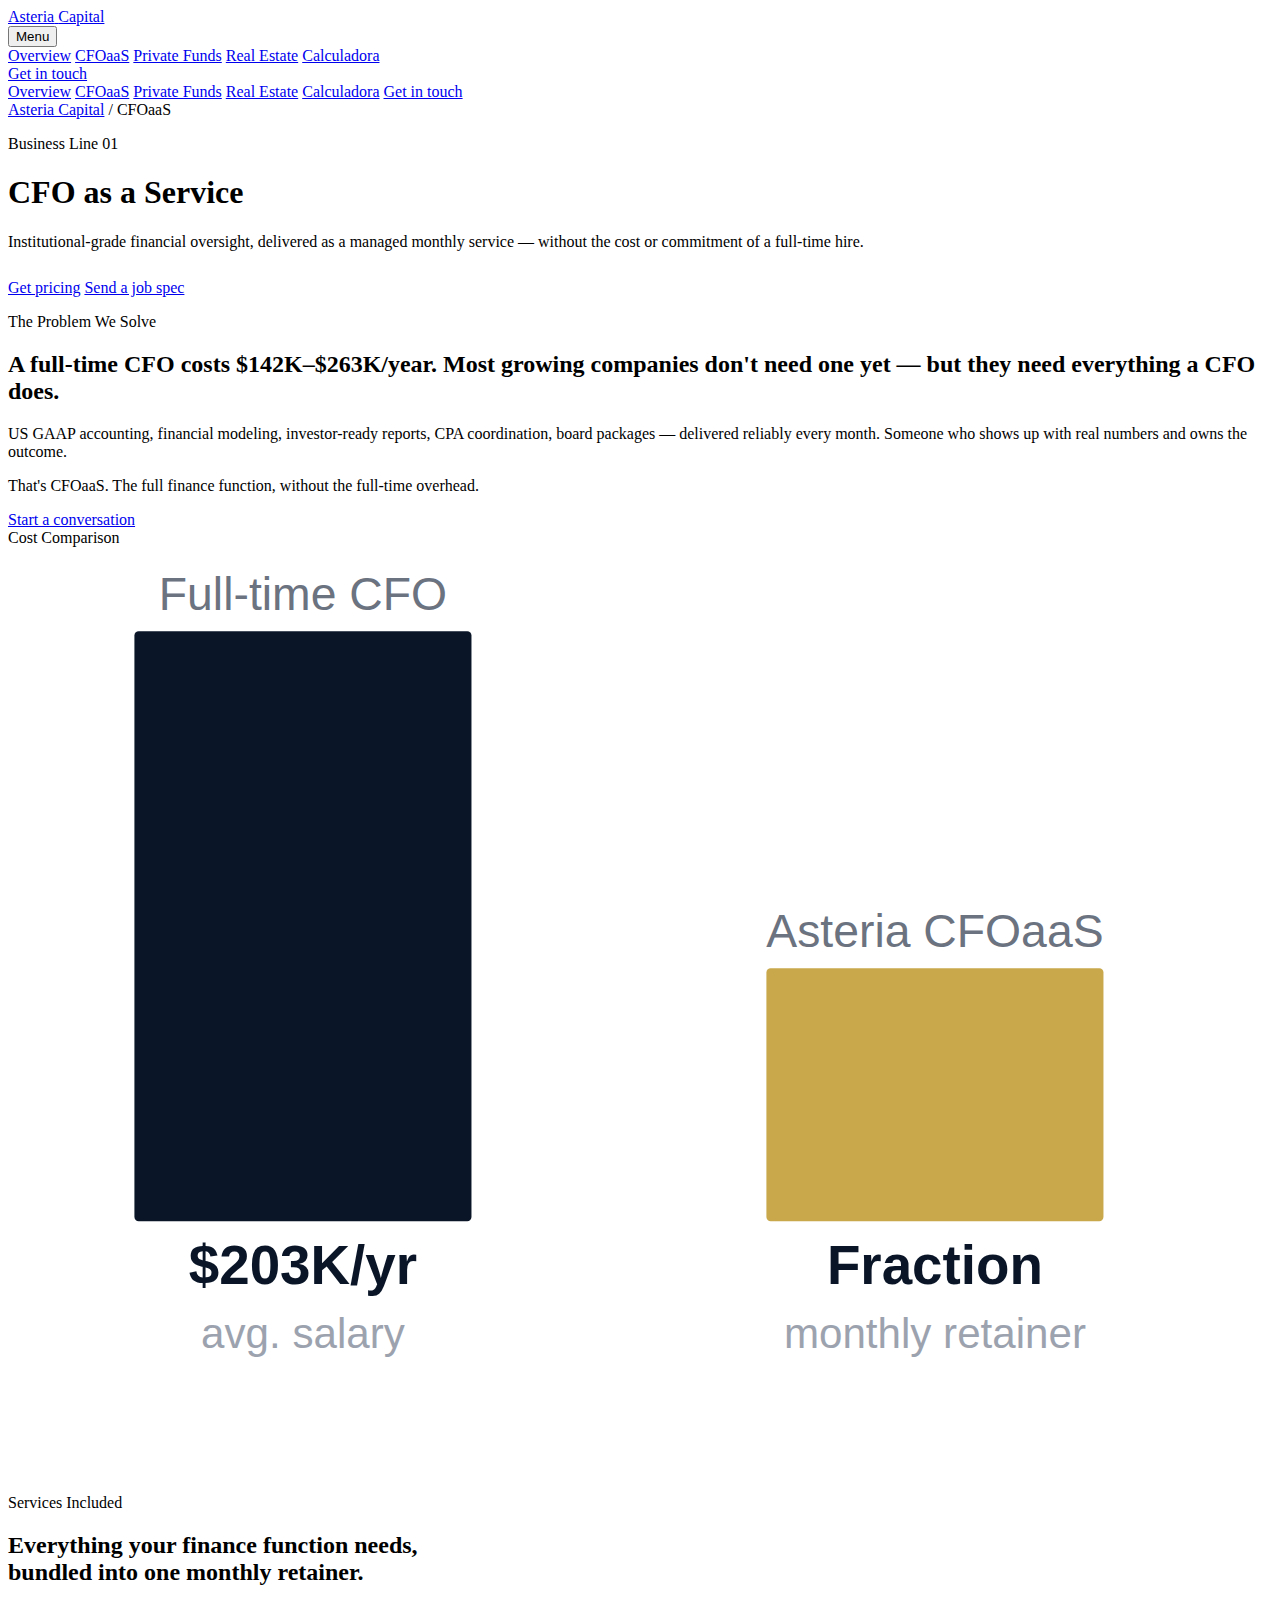
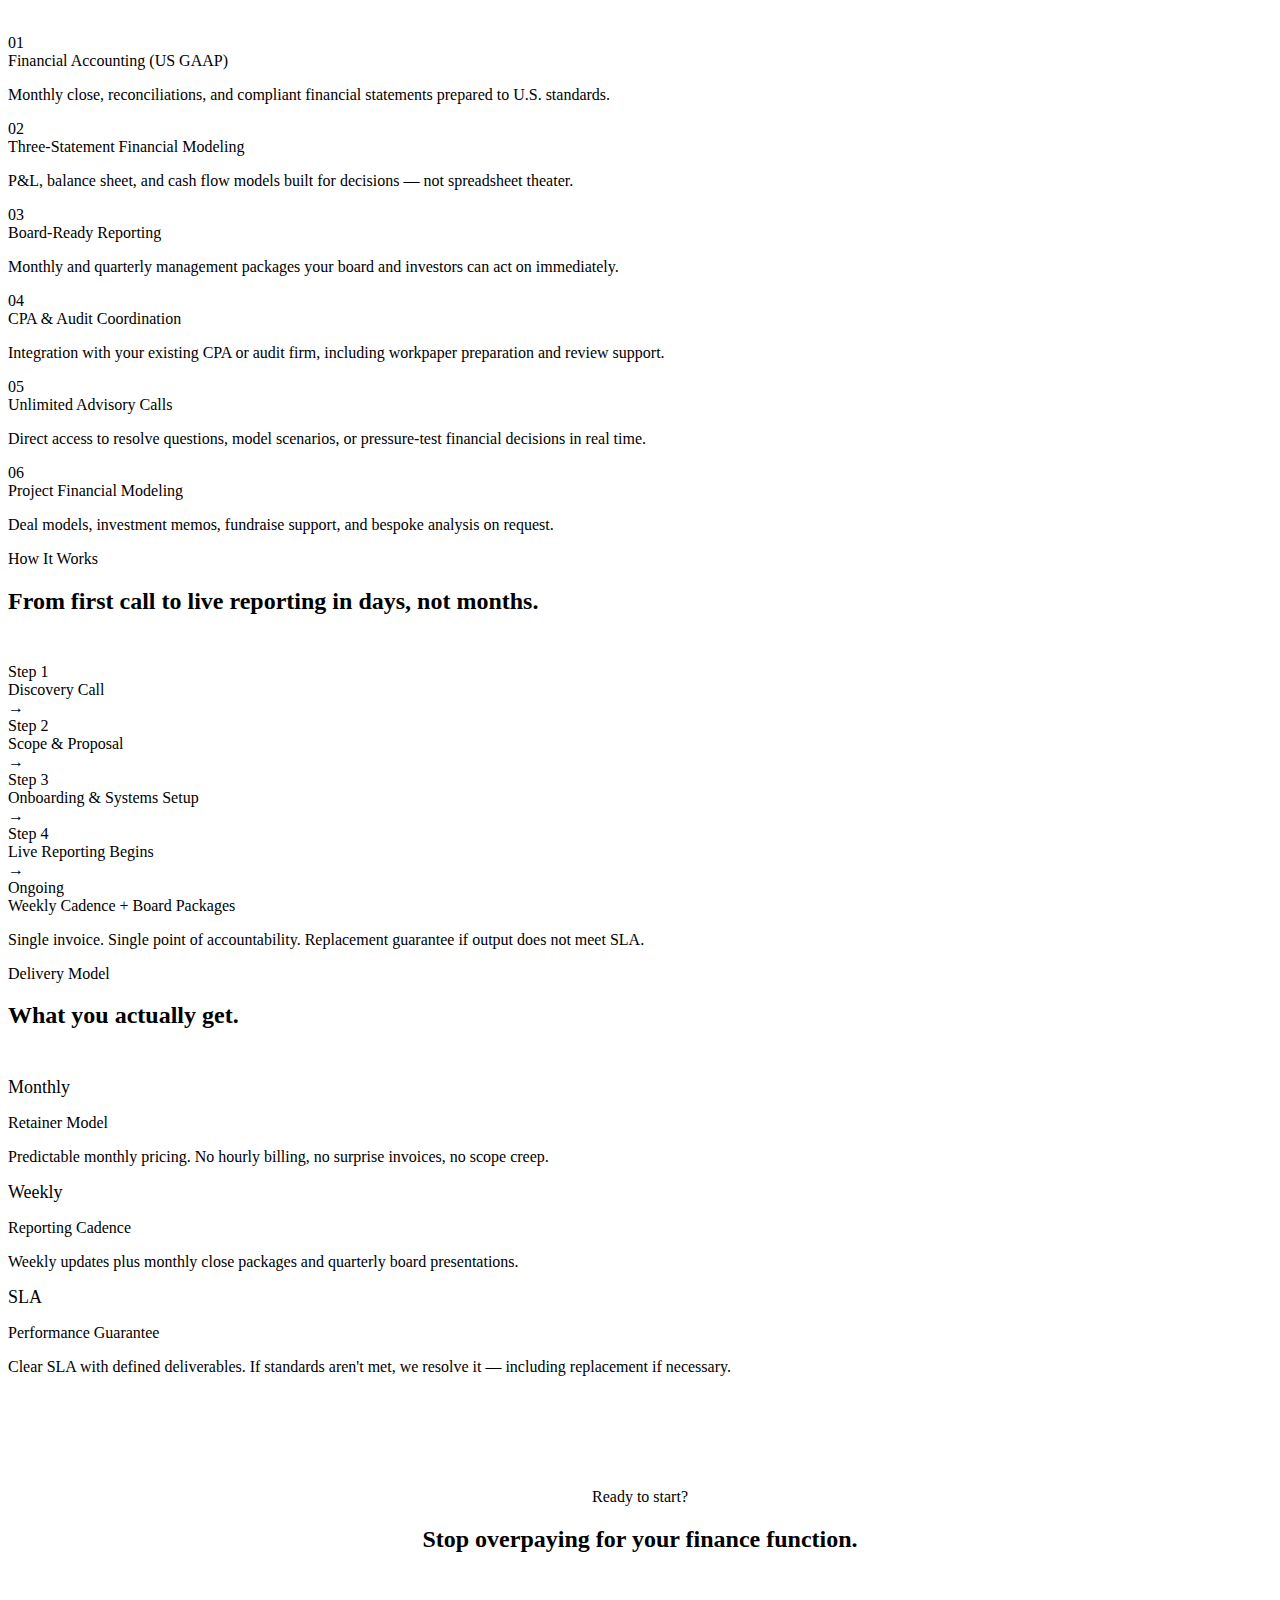
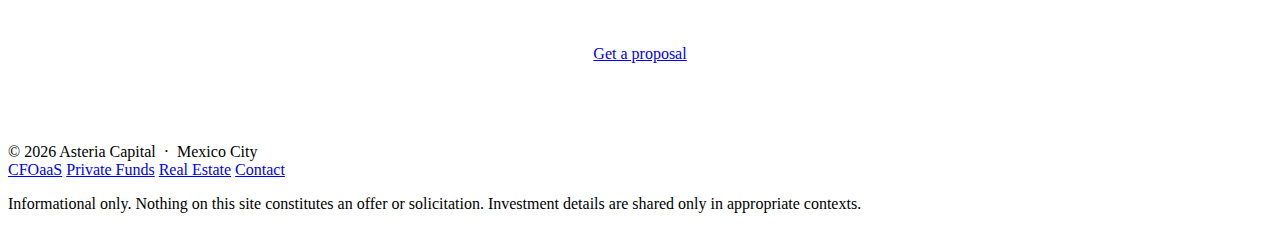
<file: cfoaas.htm>
<!doctype html>
<html lang="en-US">
<head>
<meta charset="utf-8" />
<meta name="viewport" content="width=device-width,initial-scale=1" />
<title>CFOaaS | Asteria Capital</title>
<meta name="description" content="CFOaaS: institutional-grade financial oversight delivered as a managed monthly service. US GAAP, financial modeling, board reporting, CPA coordination." />
<meta name="robots" content="index,follow" />
<link rel="preconnect" href="https://fonts.googleapis.com">
<link rel="preconnect" href="https://fonts.gstatic.com" crossorigin>
<link rel="stylesheet" href="assets/css/site.css" />
<script defer src="assets/js/site.js"></script>
</head>
<body>
<header class="site-header">
  <div class="container">
    <div class="nav-inner">
      <a class="logo-wrap" href="index.htm" aria-label="Asteria Capital home">
        <div class="logo-mark" aria-hidden="true"></div>
        <div class="logo-text">
          <span class="logo-text__name">Asteria</span>
          <span class="logo-text__sub">Capital</span>
        </div>
      </a>
      <button class="nav__toggle" data-nav-toggle aria-expanded="false">Menu</button>
      <nav class="nav-links" aria-label="Primary">
        <a href="index.htm">Overview</a>
        <a href="cfoaas.htm">CFOaaS</a>
        <a href="funds.htm">Private Funds</a>
        <a href="realestate.htm">Real Estate</a>
      
        <a href="calculadoraterrenos.htm">Calculadora</a>
      </nav>
      <a class="nav-cta" href="index.htm#contact">Get in touch</a>
    </div>
  </div>
  <div class="nav__panel" data-nav-panel>
    <a href="index.htm">Overview</a>
    <a href="cfoaas.htm">CFOaaS</a>
    <a href="funds.htm">Private Funds</a>
    <a href="realestate.htm">Real Estate</a>
    <a href="calculadoraterrenos.htm">Calculadora</a>
    <a href="index.htm#contact">Get in touch</a>
  </div>
</header>
<main>
<section class="page-hero">
  <div class="container">
    <div class="breadcrumb">
      <a href="index.htm">Asteria Capital</a>
      <span class="breadcrumb__sep">/</span>
      <span style="color:var(--gold);">CFOaaS</span>
    </div>
    <p class="eyebrow page-hero__eyebrow">Business Line 01</p>
    <div class="page-hero__rule"></div>
    <h1 class="page-hero__title">CFO as a Service</h1>
    <p class="page-hero__lead">Institutional-grade financial oversight, delivered as a managed monthly service &mdash; without the cost or commitment of a full-time hire.</p>
    <div class="btn-row" style="margin-top:28px;">
      <a class="btn btn--gold" href="index.htm#contact">Get pricing</a>
      <a class="btn btn--outline-light" href="index.htm#contact">Send a job spec</a>
    </div>
  </div>
</section>
<section class="section section--bone">
  <div class="container">
    <div class="two-col two-col--wide reveal">
      <div>
        <p class="eyebrow" style="margin-bottom:16px;">The Problem We Solve</p>
        <h2 class="subhead" style="color:var(--navy);margin-bottom:20px;">A full-time CFO costs $142K&ndash;$263K/year. Most growing companies don't need one yet &mdash; but they need everything a CFO does.</h2>
        <p class="body" style="margin-bottom:16px;">US GAAP accounting, financial modeling, investor-ready reports, CPA coordination, board packages &mdash; delivered reliably every month. Someone who shows up with real numbers and owns the outcome.</p>
        <p class="body">That's CFOaaS. The full finance function, without the full-time overhead.</p>
        <div class="btn-row">
          <a class="btn btn--navy" href="index.htm#contact">Start a conversation</a>
        </div>
      </div>
      <div>
        <div class="panel reveal">
          <div class="panel__title">Cost Comparison</div>
          <div class="chart-wrap" style="border:none;padding:0;">
            <svg viewBox="0 0 300 220" width="100%" height="auto" aria-label="Cost comparison chart">
              <rect x="30" y="20" width="80" height="140" fill="#0A1628" rx="1"/>
              <text x="70" y="15" text-anchor="middle" font-size="11" fill="#6B7280" font-family="Inter,sans-serif">Full-time CFO</text>
              <text x="70" y="175" text-anchor="middle" font-size="13" fill="#0A1628" font-weight="700" font-family="Inter,sans-serif">$203K/yr</text>
              <text x="70" y="190" text-anchor="middle" font-size="10" fill="#9CA3AF" font-family="Inter,sans-serif">avg. salary</text>
              <rect x="180" y="100" width="80" height="60" fill="#C9A84C" rx="1"/>
              <text x="220" y="95" text-anchor="middle" font-size="11" fill="#6B7280" font-family="Inter,sans-serif">Asteria CFOaaS</text>
              <text x="220" y="175" text-anchor="middle" font-size="13" fill="#0A1628" font-weight="700" font-family="Inter,sans-serif">Fraction</text>
              <text x="220" y="190" text-anchor="middle" font-size="10" fill="#9CA3AF" font-family="Inter,sans-serif">monthly retainer</text>
            </svg>
          </div>
        </div>
      </div>
    </div>
  </div>
</section>
<section class="section">
  <div class="container">
    <p class="eyebrow reveal" style="margin-bottom:16px;">Services Included</p>
    <h2 class="subhead reveal" style="color:var(--navy);margin-bottom:48px;max-width:40ch;">Everything your finance function needs, bundled into one monthly retainer.</h2>
    <div class="panel-grid-2 reveal">
      <div class="panel-cell">
        <div class="feat-list">
          <div class="feat-item"><div class="feat-item__icon">01</div><div><div class="feat-item__title">Financial Accounting (US GAAP)</div><p class="feat-item__body">Monthly close, reconciliations, and compliant financial statements prepared to U.S. standards.</p></div></div>
          <div class="feat-item"><div class="feat-item__icon">02</div><div><div class="feat-item__title">Three-Statement Financial Modeling</div><p class="feat-item__body">P&amp;L, balance sheet, and cash flow models built for decisions &mdash; not spreadsheet theater.</p></div></div>
          <div class="feat-item"><div class="feat-item__icon">03</div><div><div class="feat-item__title">Board-Ready Reporting</div><p class="feat-item__body">Monthly and quarterly management packages your board and investors can act on immediately.</p></div></div>
        </div>
      </div>
      <div class="panel-cell">
        <div class="feat-list">
          <div class="feat-item"><div class="feat-item__icon">04</div><div><div class="feat-item__title">CPA &amp; Audit Coordination</div><p class="feat-item__body">Integration with your existing CPA or audit firm, including workpaper preparation and review support.</p></div></div>
          <div class="feat-item"><div class="feat-item__icon">05</div><div><div class="feat-item__title">Unlimited Advisory Calls</div><p class="feat-item__body">Direct access to resolve questions, model scenarios, or pressure-test financial decisions in real time.</p></div></div>
          <div class="feat-item"><div class="feat-item__icon">06</div><div><div class="feat-item__title">Project Financial Modeling</div><p class="feat-item__body">Deal models, investment memos, fundraise support, and bespoke analysis on request.</p></div></div>
        </div>
      </div>
    </div>
  </div>
</section>
<section class="section section--bone">
  <div class="container">
    <p class="eyebrow reveal" style="margin-bottom:16px;">How It Works</p>
    <h2 class="subhead reveal" style="color:var(--navy);margin-bottom:48px;">From first call to live reporting in days, not months.</h2>
    <div class="flow reveal">
      <div class="flow-step"><div class="flow-step__box"><div class="flow-step__num">Step 1</div><div class="flow-step__label">Discovery Call</div></div></div>
      <div class="flow-arrow">&rarr;</div>
      <div class="flow-step"><div class="flow-step__box"><div class="flow-step__num">Step 2</div><div class="flow-step__label">Scope &amp; Proposal</div></div></div>
      <div class="flow-arrow">&rarr;</div>
      <div class="flow-step"><div class="flow-step__box"><div class="flow-step__num">Step 3</div><div class="flow-step__label">Onboarding &amp; Systems Setup</div></div></div>
      <div class="flow-arrow">&rarr;</div>
      <div class="flow-step"><div class="flow-step__box"><div class="flow-step__num">Step 4</div><div class="flow-step__label">Live Reporting Begins</div></div></div>
      <div class="flow-arrow">&rarr;</div>
      <div class="flow-step"><div class="flow-step__box"><div class="flow-step__num">Ongoing</div><div class="flow-step__label">Weekly Cadence + Board Packages</div></div></div>
    </div>
    <p class="caption" style="margin-top:16px;color:var(--muted);">Single invoice. Single point of accountability. Replacement guarantee if output does not meet SLA.</p>
  </div>
</section>
<section class="section">
  <div class="container">
    <p class="eyebrow reveal" style="margin-bottom:16px;">Delivery Model</p>
    <h2 class="subhead reveal" style="color:var(--navy);margin-bottom:48px;">What you actually get.</h2>
    <div class="panel-grid-3 reveal">
      <div class="panel-cell">
        <div style="margin-bottom:16px;font-family:var(--serif);font-size:18px;color:var(--gold);font-weight:400;">Monthly</div>
        <div class="feat-item__title" style="margin-bottom:8px;">Retainer Model</div>
        <p class="feat-item__body">Predictable monthly pricing. No hourly billing, no surprise invoices, no scope creep.</p>
      </div>
      <div class="panel-cell">
        <div style="margin-bottom:16px;font-family:var(--serif);font-size:18px;color:var(--gold);font-weight:400;">Weekly</div>
        <div class="feat-item__title" style="margin-bottom:8px;">Reporting Cadence</div>
        <p class="feat-item__body">Weekly updates plus monthly close packages and quarterly board presentations.</p>
      </div>
      <div class="panel-cell">
        <div style="margin-bottom:16px;font-family:var(--serif);font-size:18px;color:var(--gold);font-weight:400;">SLA</div>
        <div class="feat-item__title" style="margin-bottom:8px;">Performance Guarantee</div>
        <p class="feat-item__body">Clear SLA with defined deliverables. If standards aren't met, we resolve it &mdash; including replacement if necessary.</p>
      </div>
    </div>
  </div>
</section>
<section style="background:var(--navy);padding:80px 0;">
  <div class="container" style="text-align:center;">
    <p class="eyebrow" style="margin-bottom:16px;">Ready to start?</p>
    <h2 class="subhead text--light" style="margin-bottom:24px;max-width:38ch;margin-left:auto;margin-right:auto;">Stop overpaying for your finance function.</h2>
    <p class="body" style="color:rgba(255,255,255,.55);max-width:50ch;margin:0 auto 32px;">Send us your current finance setup and we'll come back with a scoped proposal within 48 hours.</p>
    <a class="btn btn--gold" href="mailto:salo@asteriacapital.org?subject=CFOaaS%20%E2%80%94%20Pricing">Get a proposal</a>
  </div>
</section>
</main>
<footer class="footer">
  <div class="container">
    <div class="footer__inner">
      <div><div class="footer__copy">&copy; <span data-year></span> Asteria Capital &nbsp;&middot;&nbsp; Mexico City</div></div>
      <div class="footer__links">
        <a href="cfoaas.htm">CFOaaS</a>
        <a href="funds.htm">Private Funds</a>
        <a href="realestate.htm">Real Estate</a>
        <a href="index.htm#contact">Contact</a>
      </div>
    </div>
    <p class="footer__disc" style="margin-top:16px;">Informational only. Nothing on this site constitutes an offer or solicitation. Investment details are shared only in appropriate contexts.</p>
  </div>
</footer>
</body>
</html>
</file>
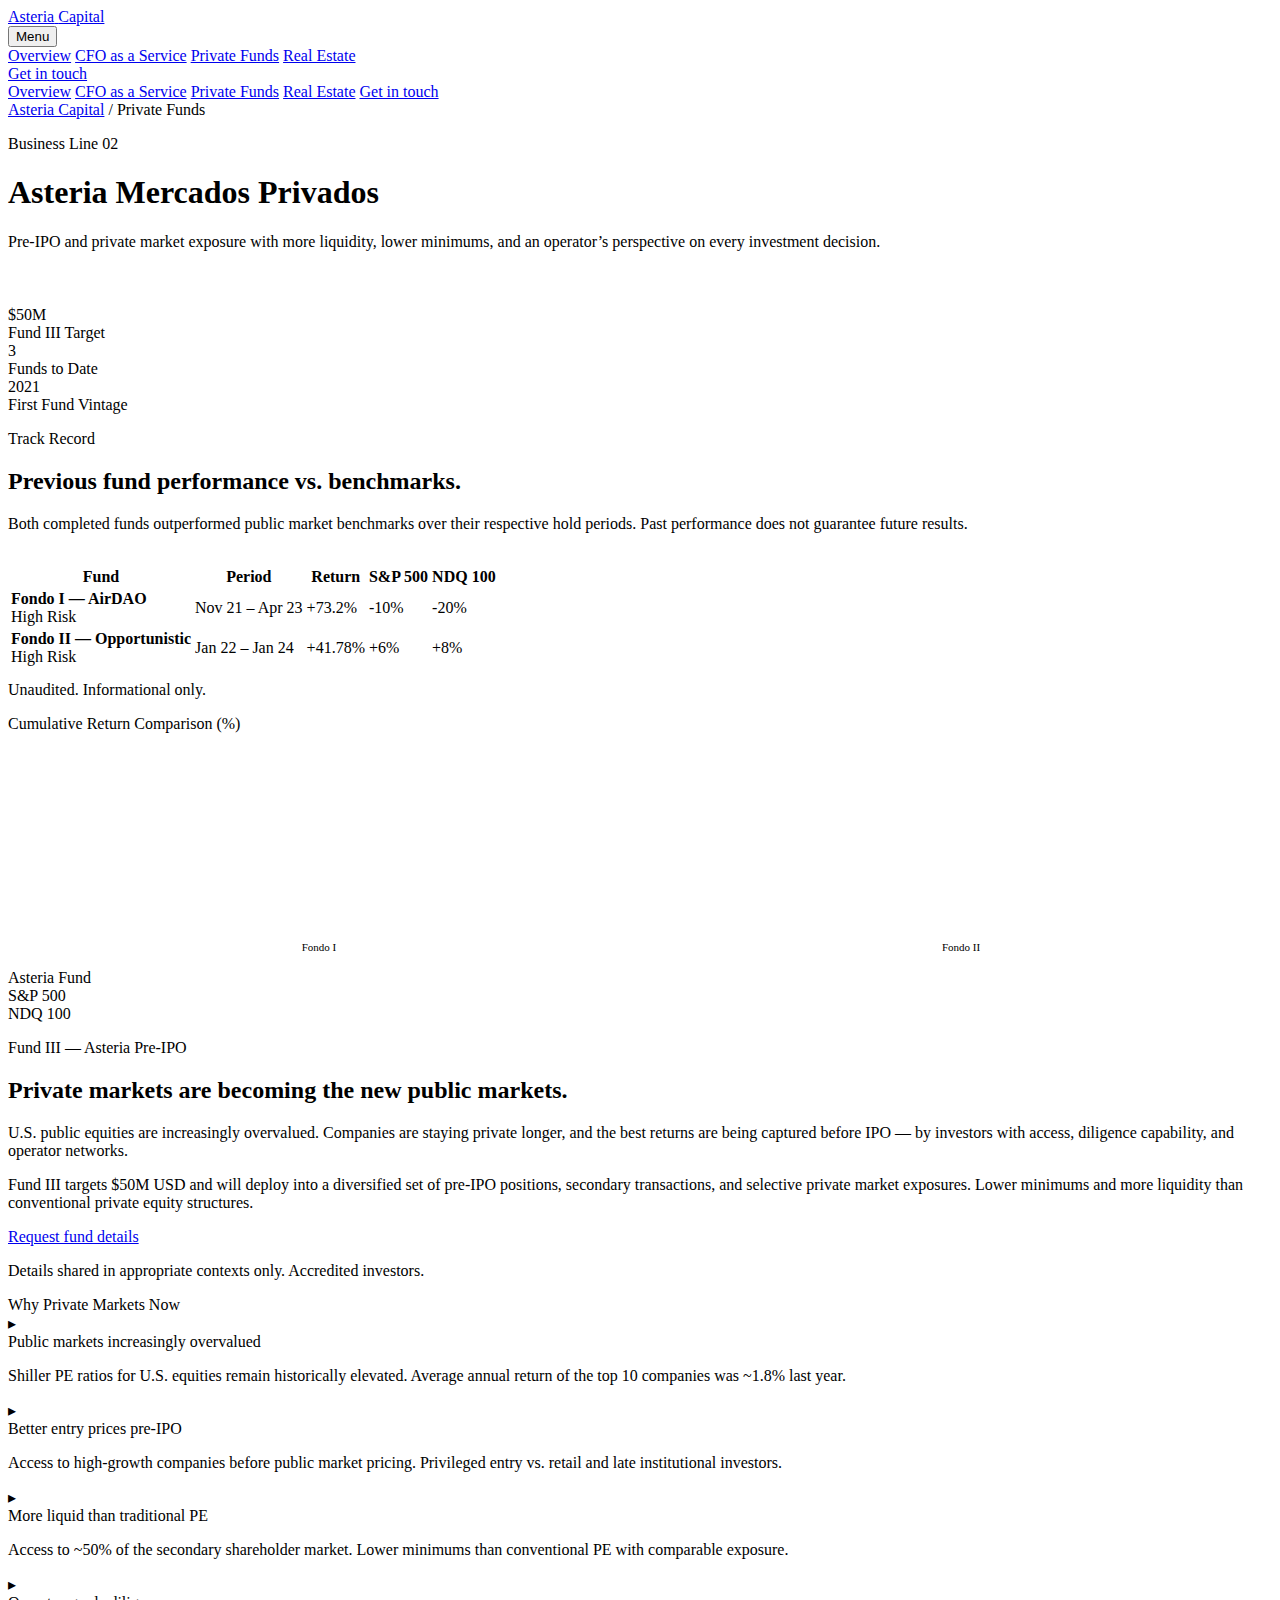
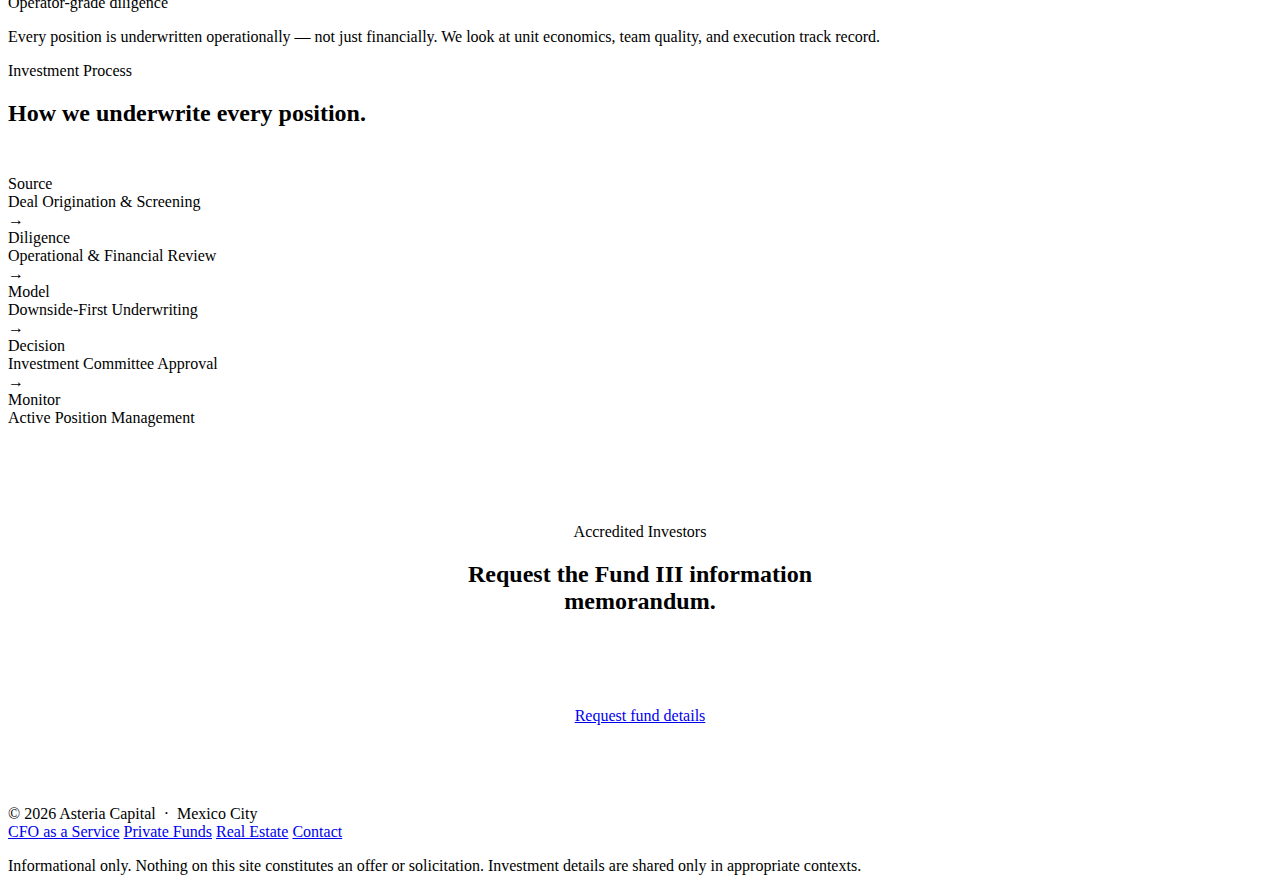
<file: funds.htm>
<!doctype html>
<html lang="en-US">
<head>
  <meta charset="utf-8" />
  <meta name="viewport" content="width=device-width,initial-scale=1" />
  <title>Private Funds — Asteria Mercados Privados | Asteria Capital</title>
  <meta name="description" content="Pre-IPO and private market access with better liquidity than conventional private equity. Fund III targeting $50M USD." />
  <meta name="robots" content="index,follow" />
  <link rel="preconnect" href="https://fonts.googleapis.com">
  <link rel="preconnect" href="https://fonts.gstatic.com" crossorigin>
  <link rel="stylesheet" href="assets/css/site.css" />
  <script defer src="assets/js/site.js"></script>
</head>
<body>
  <header class="site-header">
    <div class="container">
      <div class="nav-inner">
        <a class="logo-wrap" href="index.htm" aria-label="Asteria Capital home">
          <div class="logo-mark" aria-hidden="true"></div>
          <div class="logo-text">
            <span class="logo-text__name">Asteria</span>
            <span class="logo-text__sub">Capital</span>
          </div>
        </a>
        <button class="nav__toggle" data-nav-toggle aria-expanded="false">Menu</button>
        <nav class="nav-links" aria-label="Primary">
          <a href="index.htm">Overview</a>
          <a href="cfoaas.htm">CFO as a Service</a>
          <a href="funds.htm">Private Funds</a>
          <a href="realestate.htm">Real Estate</a>
        </nav>
        <a class="nav-cta" href="index.htm#contact">Get in touch</a>
      </div>
    </div>
    <div class="nav__panel" data-nav-panel>
      <a href="index.htm">Overview</a>
      <a href="cfoaas.htm">CFO as a Service</a>
      <a href="funds.htm">Private Funds</a>
      <a href="realestate.htm">Real Estate</a>
      <a href="index.htm#contact">Get in touch</a>
    </div>
  </header>

  <main>
    <section class="page-hero">
      <div class="container">
        <div class="breadcrumb">
          <a href="index.htm">Asteria Capital</a>
          <span class="breadcrumb__sep">/</span>
          <span style="color:var(--gold);">Private Funds</span>
        </div>
        <p class="eyebrow page-hero__eyebrow">Business Line 02</p>
        <div class="page-hero__rule"></div>
        <h1 class="page-hero__title">Asteria Mercados Privados</h1>
        <p class="page-hero__lead">Pre-IPO and private market exposure with more liquidity, lower minimums, and an operator&rsquo;s perspective on every investment decision.</p>
        <p class="caption" style="color:rgba(255,255,255,.35);margin-top:20px;">Informational only. Not investment advice. Nothing here is an offer or solicitation.</p>
      </div>
    </section>

    <!-- KEY STATS -->
    <section style="padding:0;background:var(--navy);border-top:1px solid rgba(255,255,255,.06);">
      <div class="container">
        <div class="num-grid reveal">
          <div class="num-cell">
            <div class="num-cell__val">$50M</div>
            <div class="num-cell__label">Fund III Target</div>
          </div>
          <div class="num-cell">
            <div class="num-cell__val">3</div>
            <div class="num-cell__label">Funds to Date</div>
          </div>
          <div class="num-cell">
            <div class="num-cell__val">2021</div>
            <div class="num-cell__label">First Fund Vintage</div>
          </div>
        </div>
      </div>
    </section>

    <!-- TRACK RECORD CHART -->
    <section class="section section--bone">
      <div class="container">
        <div class="two-col reveal">
          <div>
            <p class="eyebrow" style="margin-bottom:16px;">Track Record</p>
            <h2 class="subhead" style="color:var(--navy);margin-bottom:20px;">Previous fund performance vs. benchmarks.</h2>
            <p class="body" style="margin-bottom:32px;">Both completed funds outperformed public market benchmarks over their respective hold periods. Past performance does not guarantee future results.</p>

            <table class="data-table">
              <thead>
                <tr>
                  <th>Fund</th>
                  <th>Period</th>
                  <th>Return</th>
                  <th>S&amp;P 500</th>
                  <th>NDQ 100</th>
                </tr>
              </thead>
              <tbody>
                <tr>
                  <td><strong>Fondo I &mdash; AirDAO</strong><br><span class="badge badge--risk">High Risk</span></td>
                  <td>Nov 21 &ndash; Apr 23</td>
                  <td class="pos">+73.2%</td>
                  <td class="neg">-10%</td>
                  <td class="neg">-20%</td>
                </tr>
                <tr>
                  <td><strong>Fondo II &mdash; Opportunistic</strong><br><span class="badge badge--risk">High Risk</span></td>
                  <td>Jan 22 &ndash; Jan 24</td>
                  <td class="pos">+41.78%</td>
                  <td class="pos">+6%</td>
                  <td class="pos">+8%</td>
                </tr>
              </tbody>
            </table>
            <p class="caption" style="margin-top:12px;">Unaudited. Informational only.</p>
          </div>

          <div>
            <!-- Animated bar chart -->
            <div class="chart-wrap reveal">
              <div class="chart-title">Cumulative Return Comparison (%)</div>
              <div style="display:flex;align-items:flex-end;gap:20px;height:220px;padding-bottom:8px;margin-bottom:8px;">
                <!-- Fondo I group -->
                <div style="display:flex;flex-direction:column;align-items:center;flex:1;gap:6px;">
                  <div style="display:flex;align-items:flex-end;gap:4px;height:180px;width:100%;justify-content:center;">
                    <div class="bar-col" data-h="132px" style="background:#C9A84C;width:28px;border-radius:2px 2px 0 0;" title="Fondo I +73.2%"></div>
                    <div class="bar-col" data-h="18px" style="background:#1E3A5F;width:28px;border-radius:2px 2px 0 0;" title="S&P 500 -10%"></div>
                    <div class="bar-col" data-h="36px" style="background:#374151;width:28px;border-radius:2px 2px 0 0;" title="NDQ -20%"></div>
                  </div>
                  <div style="font-size:11px;color:var(--muted);text-align:center;font-weight:500;">Fondo I</div>
                </div>
                <!-- Fondo II group -->
                <div style="display:flex;flex-direction:column;align-items:center;flex:1;gap:6px;">
                  <div style="display:flex;align-items:flex-end;gap:4px;height:180px;width:100%;justify-content:center;">
                    <div class="bar-col" data-h="90px" style="background:#C9A84C;width:28px;border-radius:2px 2px 0 0;" title="Fondo II +41.78%"></div>
                    <div class="bar-col" data-h="13px" style="background:#1E3A5F;width:28px;border-radius:2px 2px 0 0;" title="S&P 500 +6%"></div>
                    <div class="bar-col" data-h="17px" style="background:#374151;width:28px;border-radius:2px 2px 0 0;" title="NDQ +8%"></div>
                  </div>
                  <div style="font-size:11px;color:var(--muted);text-align:center;font-weight:500;">Fondo II</div>
                </div>
              </div>
              <div class="chart-legend">
                <div class="chart-legend__item"><div class="chart-legend__dot" style="background:#C9A84C;"></div>Asteria Fund</div>
                <div class="chart-legend__item"><div class="chart-legend__dot" style="background:#1E3A5F;"></div>S&amp;P 500</div>
                <div class="chart-legend__item"><div class="chart-legend__dot" style="background:#374151;"></div>NDQ 100</div>
              </div>
            </div>
          </div>
        </div>
      </div>
    </section>

    <!-- FUND III -->
    <section class="section">
      <div class="container">
        <div class="two-col reveal">
          <div>
            <p class="eyebrow" style="margin-bottom:16px;">Fund III — Asteria Pre-IPO</p>
            <h2 class="subhead" style="color:var(--navy);margin-bottom:20px;">Private markets are becoming the new public markets.</h2>
            <p class="body" style="margin-bottom:16px;">U.S. public equities are increasingly overvalued. Companies are staying private longer, and the best returns are being captured before IPO — by investors with access, diligence capability, and operator networks.</p>
            <p class="body" style="margin-bottom:16px;">Fund III targets $50M USD and will deploy into a diversified set of pre-IPO positions, secondary transactions, and selective private market exposures. Lower minimums and more liquidity than conventional private equity structures.</p>
            <div class="btn-row">
              <a class="btn btn--navy" href="mailto:salo@asteriacapital.org?subject=Private%20Funds%20%E2%80%94%20Context">Request fund details</a>
            </div>
            <p class="caption" style="margin-top:16px;">Details shared in appropriate contexts only. Accredited investors.</p>
          </div>
          <div>
            <div class="panel panel--bone reveal">
              <div class="panel__title">Why Private Markets Now</div>
              <div class="feat-list">
                <div class="feat-item">
                  <div class="feat-item__icon">&#9656;</div>
                  <div>
                    <div class="feat-item__title">Public markets increasingly overvalued</div>
                    <p class="feat-item__body">Shiller PE ratios for U.S. equities remain historically elevated. Average annual return of the top 10 companies was ~1.8% last year.</p>
                  </div>
                </div>
                <div class="feat-item">
                  <div class="feat-item__icon">&#9656;</div>
                  <div>
                    <div class="feat-item__title">Better entry prices pre-IPO</div>
                    <p class="feat-item__body">Access to high-growth companies before public market pricing. Privileged entry vs. retail and late institutional investors.</p>
                  </div>
                </div>
                <div class="feat-item">
                  <div class="feat-item__icon">&#9656;</div>
                  <div>
                    <div class="feat-item__title">More liquid than traditional PE</div>
                    <p class="feat-item__body">Access to ~50% of the secondary shareholder market. Lower minimums than conventional PE with comparable exposure.</p>
                  </div>
                </div>
                <div class="feat-item">
                  <div class="feat-item__icon">&#9656;</div>
                  <div>
                    <div class="feat-item__title">Operator-grade diligence</div>
                    <p class="feat-item__body">Every position is underwritten operationally — not just financially. We look at unit economics, team quality, and execution track record.</p>
                  </div>
                </div>
              </div>
            </div>
          </div>
        </div>
      </div>
    </section>

    <!-- INVESTMENT PROCESS -->
    <section class="section section--bone">
      <div class="container">
        <p class="eyebrow reveal" style="margin-bottom:16px;">Investment Process</p>
        <h2 class="subhead reveal" style="color:var(--navy);margin-bottom:48px;">How we underwrite every position.</h2>
        <div class="flow reveal">
          <div class="flow-step">
            <div class="flow-step__box"><div class="flow-step__num">Source</div><div class="flow-step__label">Deal Origination &amp; Screening</div></div>
          </div>
          <div class="flow-arrow">&rarr;</div>
          <div class="flow-step">
            <div class="flow-step__box"><div class="flow-step__num">Diligence</div><div class="flow-step__label">Operational &amp; Financial Review</div></div>
          </div>
          <div class="flow-arrow">&rarr;</div>
          <div class="flow-step">
            <div class="flow-step__box"><div class="flow-step__num">Model</div><div class="flow-step__label">Downside-First Underwriting</div></div>
          </div>
          <div class="flow-arrow">&rarr;</div>
          <div class="flow-step">
            <div class="flow-step__box"><div class="flow-step__num">Decision</div><div class="flow-step__label">Investment Committee Approval</div></div>
          </div>
          <div class="flow-arrow">&rarr;</div>
          <div class="flow-step">
            <div class="flow-step__box"><div class="flow-step__num">Monitor</div><div class="flow-step__label">Active Position Management</div></div>
          </div>
        </div>
      </div>
    </section>

    <!-- CTA -->
    <section style="background:var(--navy);padding:80px 0;">
      <div class="container" style="text-align:center;">
        <p class="eyebrow" style="margin-bottom:16px;">Accredited Investors</p>
        <h2 class="subhead text--light" style="margin-bottom:24px;max-width:38ch;margin-left:auto;margin-right:auto;">Request the Fund III information memorandum.</h2>
        <p class="body" style="color:rgba(255,255,255,.55);max-width:50ch;margin:0 auto 32px;">Details are shared selectively and in appropriate contexts. Please include brief context on your investment background.</p>
        <a class="btn btn--gold" href="mailto:salo@asteriacapital.org?subject=Private%20Funds%20%E2%80%94%20Context">Request fund details</a>
      </div>
    </section>
  </main>

  <footer class="footer">
    <div class="container">
      <div class="footer__inner">
        <div>
          <div class="footer__copy">&copy; <span data-year></span> Asteria Capital &nbsp;&middot;&nbsp; Mexico City</div>
        </div>
        <div class="footer__links">
          <a href="cfoaas.htm">CFO as a Service</a>
          <a href="funds.htm">Private Funds</a>
          <a href="realestate.htm">Real Estate</a>
          <a href="index.htm#contact">Contact</a>
        </div>
      </div>
      <p class="footer__disc" style="margin-top:16px;">Informational only. Nothing on this site constitutes an offer or solicitation. Investment details are shared only in appropriate contexts.</p>
    </div>
  </footer>
</body>
</html>
</file>
<file: assets/css/site.css>
undefined
</file>
